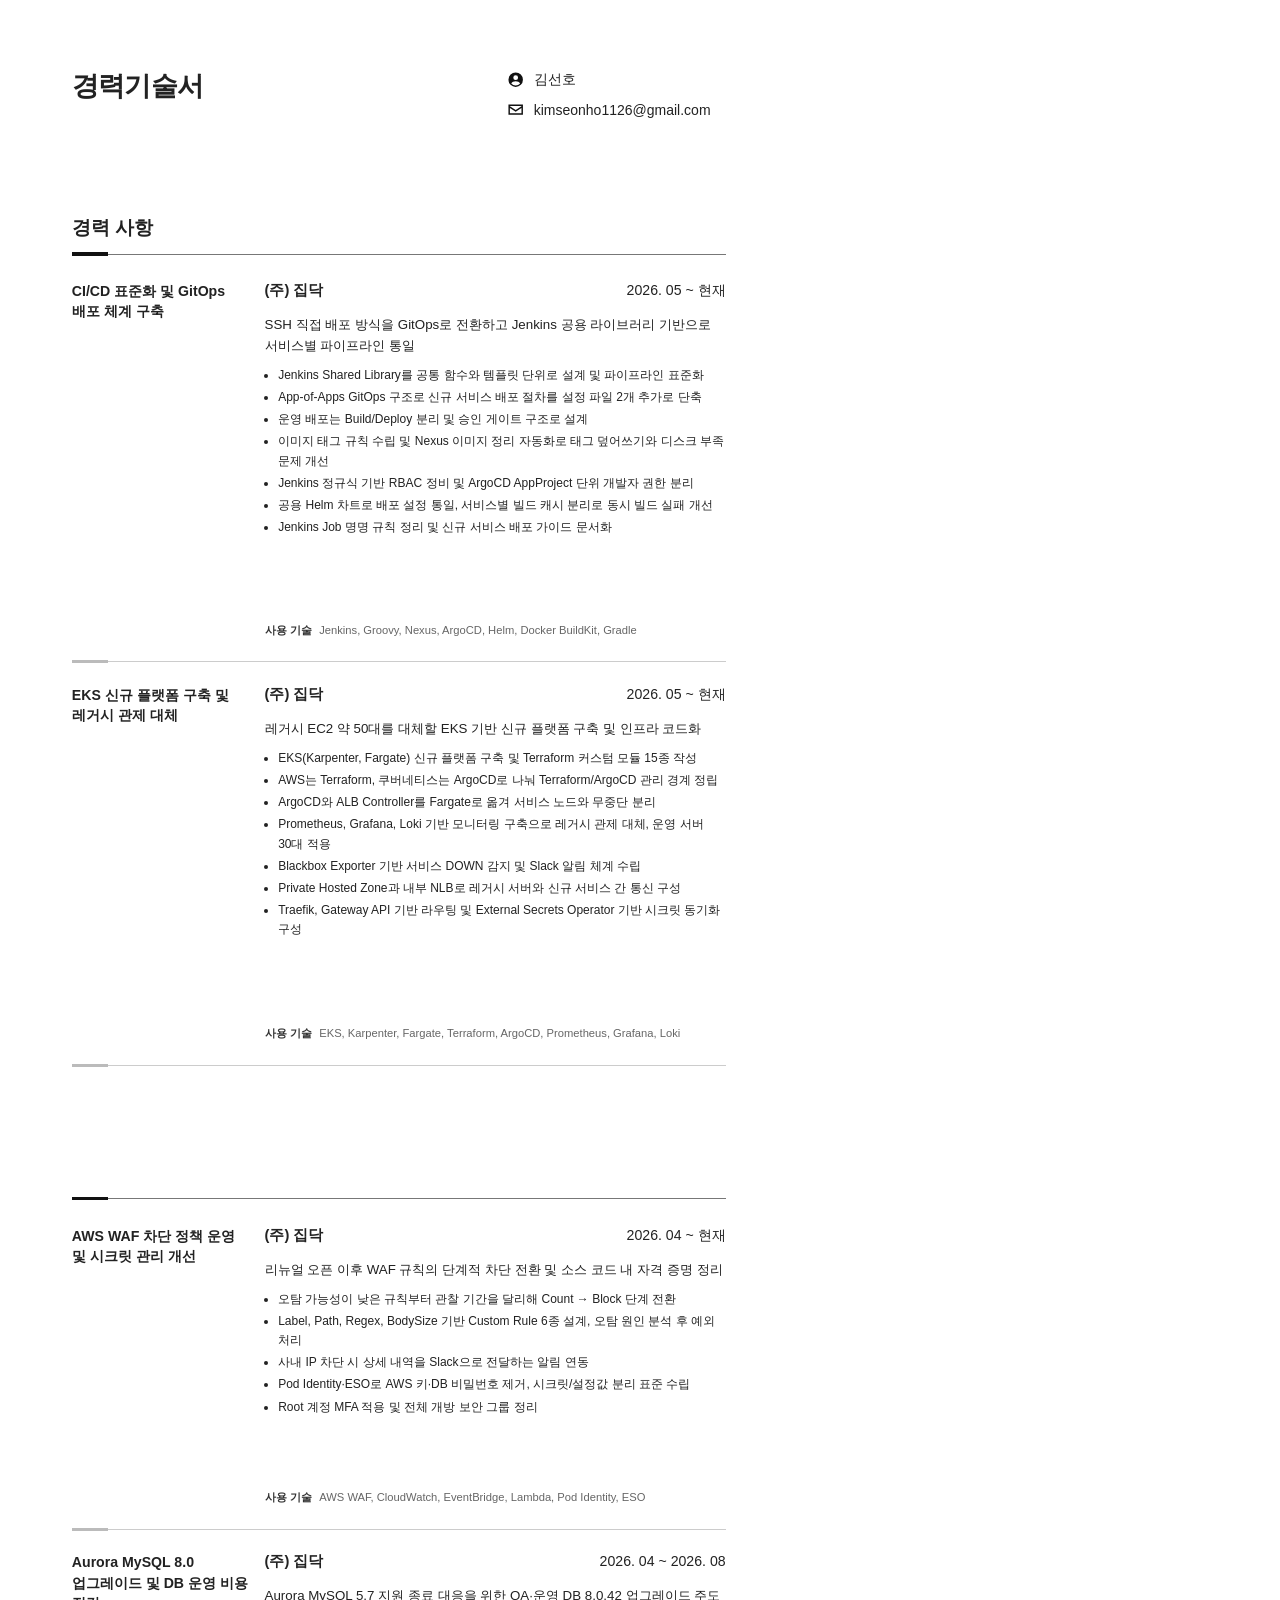
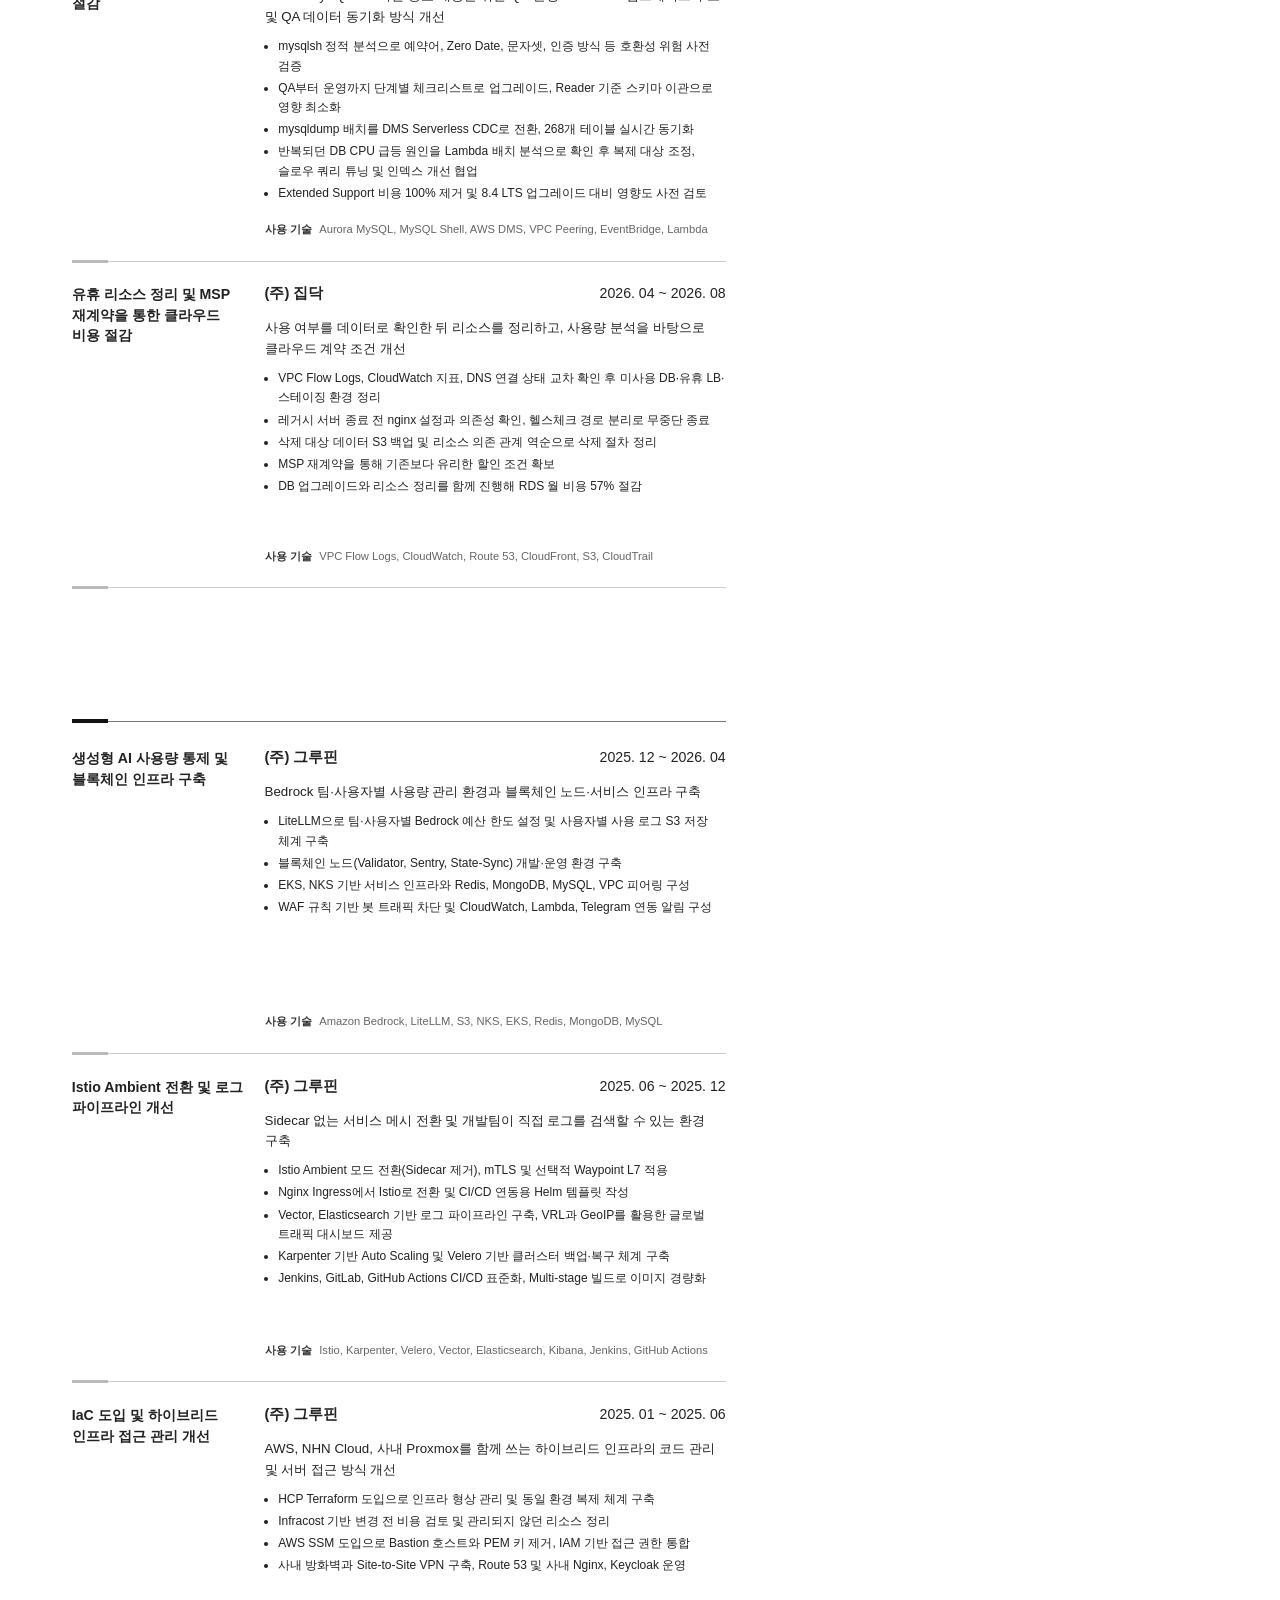
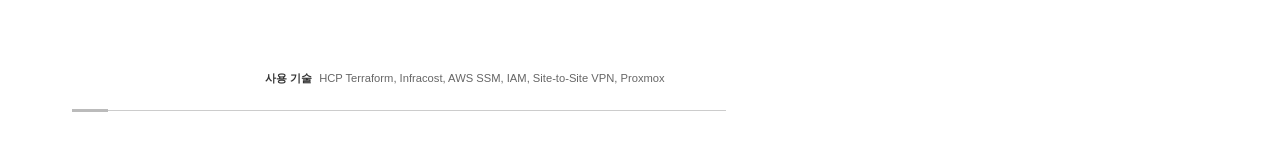
<file: src/career.html>
<!doctype html>
<html lang="ko">
<head>
<meta charset="utf-8">
<title>김선호_경력기술서</title>
<style>
  @page { size: A4; margin: 0; }
  * { box-sizing: border-box; margin: 0; padding: 0; }
  body { font-family: "Helvetica Neue", "Apple SD Gothic Neo", sans-serif; color: #222; word-break: keep-all; }

  .page { width: 210mm; height: 297mm; padding: 17mm 18mm 15mm 19mm; page-break-after: always; overflow: hidden;
          display: flex; flex-direction: column; }
  .page:last-child { page-break-after: auto; }
  /* 프로젝트 블록을 페이지 높이에 맞춰 고르게 배치 */
  .content { flex: 1; display: flex; flex-direction: column; gap: 6mm; }
  .content > .project { flex: 1; }
  .project > div:last-child { display: flex; flex-direction: column; }

  /* 1페이지 헤더 */
  .header { display: flex; justify-content: space-between; align-items: flex-start; height: 40mm; }
  .header h1 { font-size: 20pt; font-weight: 700; letter-spacing: -0.5pt; margin-top: 1mm; }
  .contact { margin-right: 4mm; font-size: 10.5pt; line-height: 1; }
  .contact div { display: flex; align-items: center; height: 8mm; }
  .contact svg { width: 4.6mm; height: 4.6mm; margin-right: 2.6mm; fill: #111; }
  .section-title { font-size: 14pt; font-weight: 700; margin-bottom: 3.2mm; }

  /* 진한 구분선 (섹션 시작 / 2페이지 이후 상단) */
  .rule-dark { position: relative; height: 0; border-top: 1.6px solid #777; margin-bottom: 7mm; flex: none; }
  .rule-dark::before { content: ""; position: absolute; left: 0; top: -2.4px; width: 9.5mm; height: 3.4px; background: #111; }
  .page.cont .rule-dark { margin-top: 3mm; }

  /* 프로젝트 블록 */
  .project { display: grid; grid-template-columns: 51mm 1fr; }
  .project .name { font-size: 10.6pt; font-weight: 700; line-height: 1.45; padding-right: 4mm; }
  .row1 { display: flex; justify-content: space-between; align-items: baseline; }
  .company { font-size: 11pt; font-weight: 700; }
  .period { font-size: 10.6pt; }
  .role { font-size: 10pt; margin-top: 2.2mm; }

  .summary { font-size: 10pt; line-height: 1.55; margin-top: 4mm; }
  .points { font-size: 9pt; line-height: 1.62; margin-top: 1.8mm; padding-left: 3.6mm; }
  .points li { margin: 0.7mm 0; }
  .unused-result { margin-top: 2.2mm; font-size: 9pt; line-height: 1.6; }
  .unused-result strong { font-weight: 700; margin-right: 1.6mm; }
  .stack { margin-top: auto; padding-top: 4mm; font-size: 8.4pt; color: #666; line-height: 1.5; }
  .stack .stack-label { display: inline-block; font-weight: 700; color: #333; margin-right: 2mm; }

  /* 연한 구분선 (프로젝트 사이) */
  .rule-light { position: relative; height: 0; border-top: 1px solid #ccc; }
  .rule-light::before { content: ""; position: absolute; left: 0; top: -2px; width: 9.5mm; height: 3px; background: #bbb; }
</style>
</head>
<body>

<section class="page">
  <div class="header">
    <h1>경력기술서</h1>
    <div class="contact">
      <div><svg viewBox="0 0 24 24"><path d="M12 2a10 10 0 100 20 10 10 0 000-20zm0 4a3.3 3.3 0 110 6.6A3.3 3.3 0 0112 6zm0 14.2a7.9 7.9 0 01-6.1-2.9c.9-2 3.5-3.1 6.1-3.1s5.2 1.1 6.1 3.1a7.9 7.9 0 01-6.1 2.9z"/></svg>김선호</div>
      <div><svg viewBox="0 0 24 24"><path d="M2 5h20v14H2V5zm2 2v.3l8 5.2 8-5.2V7H4zm16 10V9.7l-8 5.2-8-5.2V17h16z"/></svg>kimseonho1126@gmail.com</div>
    </div>
  </div>
  <div class="section-title">경력 사항</div>
  <div class="rule-dark"></div>
  <div class="content">
  <div class="project">
    <div class="name">CI/CD 표준화 및 GitOps 배포 체계 구축</div>
    <div>
      <div class="row1"><span class="company">(주) 집닥</span><span class="period">2026. 05 ~ 현재</span></div>
      <div class="summary">SSH 직접 배포 방식을 GitOps로 전환하고 Jenkins 공용 라이브러리 기반으로 서비스별 파이프라인 통일</div>
      <ul class="points">
        <li>Jenkins Shared Library를 공통 함수와 템플릿 단위로 설계 및 파이프라인 표준화</li>
        <li>App-of-Apps GitOps 구조로 신규 서비스 배포 절차를 설정 파일 2개 추가로 단축</li>
        <li>운영 배포는 Build/Deploy 분리 및 승인 게이트 구조로 설계</li>
        <li>이미지 태그 규칙 수립 및 Nexus 이미지 정리 자동화로 태그 덮어쓰기와 디스크 부족 문제 개선</li>
        <li>Jenkins 정규식 기반 RBAC 정비 및 ArgoCD AppProject 단위 개발자 권한 분리</li>
        <li>공용 Helm 차트로 배포 설정 통일, 서비스별 빌드 캐시 분리로 동시 빌드 실패 개선</li>
        <li>Jenkins Job 명명 규칙 정리 및 신규 서비스 배포 가이드 문서화</li>
      </ul>
      <div class="stack"><span class="stack-label">사용 기술</span>Jenkins, Groovy, Nexus, ArgoCD, Helm, Docker BuildKit, Gradle</div>
    </div>
  </div>
  <div class="rule-light"></div>
  <div class="project">
    <div class="name">EKS 신규 플랫폼 구축 및 레거시 관제 대체</div>
    <div>
      <div class="row1"><span class="company">(주) 집닥</span><span class="period">2026. 05 ~ 현재</span></div>
      <div class="summary">레거시 EC2 약 50대를 대체할 EKS 기반 신규 플랫폼 구축 및 인프라 코드화</div>
      <ul class="points">
        <li>EKS(Karpenter, Fargate) 신규 플랫폼 구축 및 Terraform 커스텀 모듈 15종 작성</li>
        <li>AWS는 Terraform, 쿠버네티스는 ArgoCD로 나눠 Terraform/ArgoCD 관리 경계 정립</li>
        <li>ArgoCD와 ALB Controller를 Fargate로 옮겨 서비스 노드와 무중단 분리</li>
        <li>Prometheus, Grafana, Loki 기반 모니터링 구축으로 레거시 관제 대체, 운영 서버 30대 적용</li>
        <li>Blackbox Exporter 기반 서비스 DOWN 감지 및 Slack 알림 체계 수립</li>
        <li>Private Hosted Zone과 내부 NLB로 레거시 서버와 신규 서비스 간 통신 구성</li>
        <li>Traefik, Gateway API 기반 라우팅 및 External Secrets Operator 기반 시크릿 동기화 구성</li>
      </ul>
      <div class="stack"><span class="stack-label">사용 기술</span>EKS, Karpenter, Fargate, Terraform, ArgoCD, Prometheus, Grafana, Loki</div>
    </div>
  </div>
  <div class="rule-light"></div>
  </div>
</section>

<section class="page cont">
  <div class="rule-dark"></div>
  <div class="content">
  <div class="project">
    <div class="name">AWS WAF 차단 정책 운영 및 시크릿 관리 개선</div>
    <div>
      <div class="row1"><span class="company">(주) 집닥</span><span class="period">2026. 04 ~ 현재</span></div>
      <div class="summary">리뉴얼 오픈 이후 WAF 규칙의 단계적 차단 전환 및 소스 코드 내 자격 증명 정리</div>
      <ul class="points">
        <li>오탐 가능성이 낮은 규칙부터 관찰 기간을 달리해 Count → Block 단계 전환</li>
        <li>Label, Path, Regex, BodySize 기반 Custom Rule 6종 설계, 오탐 원인 분석 후 예외 처리</li>
        <li>사내 IP 차단 시 상세 내역을 Slack으로 전달하는 알림 연동</li>
        <li>Pod Identity·ESO로 AWS 키·DB 비밀번호 제거, 시크릿/설정값 분리 표준 수립</li>
        <li>Root 계정 MFA 적용 및 전체 개방 보안 그룹 정리</li>
      </ul>
      <div class="stack"><span class="stack-label">사용 기술</span>AWS WAF, CloudWatch, EventBridge, Lambda, Pod Identity, ESO</div>
    </div>
  </div>
  <div class="rule-light"></div>
  <div class="project">
    <div class="name">Aurora MySQL 8.0 업그레이드 및 DB 운영 비용 절감</div>
    <div>
      <div class="row1"><span class="company">(주) 집닥</span><span class="period">2026. 04 ~ 2026. 08</span></div>
      <div class="summary">Aurora MySQL 5.7 지원 종료 대응을 위한 QA·운영 DB 8.0.42 업그레이드 주도 및 QA 데이터 동기화 방식 개선</div>
      <ul class="points">
        <li>mysqlsh 정적 분석으로 예약어, Zero Date, 문자셋, 인증 방식 등 호환성 위험 사전 검증</li>
        <li>QA부터 운영까지 단계별 체크리스트로 업그레이드, Reader 기준 스키마 이관으로 영향 최소화</li>
        <li>mysqldump 배치를 DMS Serverless CDC로 전환, 268개 테이블 실시간 동기화</li>
        <li>반복되던 DB CPU 급등 원인을 Lambda 배치 분석으로 확인 후 복제 대상 조정, 슬로우 쿼리 튜닝 및 인덱스 개선 협업</li>
        <li>Extended Support 비용 100% 제거 및 8.4 LTS 업그레이드 대비 영향도 사전 검토</li>
      </ul>
      <div class="stack"><span class="stack-label">사용 기술</span>Aurora MySQL, MySQL Shell, AWS DMS, VPC Peering, EventBridge, Lambda</div>
    </div>
  </div>
  <div class="rule-light"></div>
  <div class="project">
    <div class="name">유휴 리소스 정리 및 MSP 재계약을 통한 클라우드 비용 절감</div>
    <div>
      <div class="row1"><span class="company">(주) 집닥</span><span class="period">2026. 04 ~ 2026. 08</span></div>
      <div class="summary">사용 여부를 데이터로 확인한 뒤 리소스를 정리하고, 사용량 분석을 바탕으로 클라우드 계약 조건 개선</div>
      <ul class="points">
        <li>VPC Flow Logs, CloudWatch 지표, DNS 연결 상태 교차 확인 후 미사용 DB·유휴 LB·스테이징 환경 정리</li>
        <li>레거시 서버 종료 전 nginx 설정과 의존성 확인, 헬스체크 경로 분리로 무중단 종료</li>
        <li>삭제 대상 데이터 S3 백업 및 리소스 의존 관계 역순으로 삭제 절차 정리</li>
        <li>MSP 재계약을 통해 기존보다 유리한 할인 조건 확보</li>
        <li>DB 업그레이드와 리소스 정리를 함께 진행해 RDS 월 비용 57% 절감</li>
      </ul>
      <div class="stack"><span class="stack-label">사용 기술</span>VPC Flow Logs, CloudWatch, Route 53, CloudFront, S3, CloudTrail</div>
    </div>
  </div>
  <div class="rule-light"></div>
  </div>
</section>

<section class="page cont">
  <div class="rule-dark"></div>
  <div class="content">
  <div class="project">
    <div class="name">생성형 AI 사용량 통제 및 블록체인 인프라 구축</div>
    <div>
      <div class="row1"><span class="company">(주) 그루핀</span><span class="period">2025. 12 ~ 2026. 04</span></div>
      <div class="summary">Bedrock 팀·사용자별 사용량 관리 환경과 블록체인 노드·서비스 인프라 구축</div>
      <ul class="points">
        <li>LiteLLM으로 팀·사용자별 Bedrock 예산 한도 설정 및 사용자별 사용 로그 S3 저장 체계 구축</li>
        <li>블록체인 노드(Validator, Sentry, State-Sync) 개발·운영 환경 구축</li>
        <li>EKS, NKS 기반 서비스 인프라와 Redis, MongoDB, MySQL, VPC 피어링 구성</li>
        <li>WAF 규칙 기반 봇 트래픽 차단 및 CloudWatch, Lambda, Telegram 연동 알림 구성</li>
      </ul>
      <div class="stack"><span class="stack-label">사용 기술</span>Amazon Bedrock, LiteLLM, S3, NKS, EKS, Redis, MongoDB, MySQL</div>
    </div>
  </div>
  <div class="rule-light"></div>
  <div class="project">
    <div class="name">Istio Ambient 전환 및 로그 파이프라인 개선</div>
    <div>
      <div class="row1"><span class="company">(주) 그루핀</span><span class="period">2025. 06 ~ 2025. 12</span></div>
      <div class="summary">Sidecar 없는 서비스 메시 전환 및 개발팀이 직접 로그를 검색할 수 있는 환경 구축</div>
      <ul class="points">
        <li>Istio Ambient 모드 전환(Sidecar 제거), mTLS 및 선택적 Waypoint L7 적용</li>
        <li>Nginx Ingress에서 Istio로 전환 및 CI/CD 연동용 Helm 템플릿 작성</li>
        <li>Vector, Elasticsearch 기반 로그 파이프라인 구축, VRL과 GeoIP를 활용한 글로벌 트래픽 대시보드 제공</li>
        <li>Karpenter 기반 Auto Scaling 및 Velero 기반 클러스터 백업·복구 체계 구축</li>
        <li>Jenkins, GitLab, GitHub Actions CI/CD 표준화, Multi-stage 빌드로 이미지 경량화</li>
      </ul>
      <div class="stack"><span class="stack-label">사용 기술</span>Istio, Karpenter, Velero, Vector, Elasticsearch, Kibana, Jenkins, GitHub Actions</div>
    </div>
  </div>
  <div class="rule-light"></div>
  <div class="project">
    <div class="name">IaC 도입 및 하이브리드 인프라 접근 관리 개선</div>
    <div>
      <div class="row1"><span class="company">(주) 그루핀</span><span class="period">2025. 01 ~ 2025. 06</span></div>
      <div class="summary">AWS, NHN Cloud, 사내 Proxmox를 함께 쓰는 하이브리드 인프라의 코드 관리 및 서버 접근 방식 개선</div>
      <ul class="points">
        <li>HCP Terraform 도입으로 인프라 형상 관리 및 동일 환경 복제 체계 구축</li>
        <li>Infracost 기반 변경 전 비용 검토 및 관리되지 않던 리소스 정리</li>
        <li>AWS SSM 도입으로 Bastion 호스트와 PEM 키 제거, IAM 기반 접근 권한 통합</li>
        <li>사내 방화벽과 Site-to-Site VPN 구축, Route 53 및 사내 Nginx, Keycloak 운영</li>
      </ul>
      <div class="stack"><span class="stack-label">사용 기술</span>HCP Terraform, Infracost, AWS SSM, IAM, Site-to-Site VPN, Proxmox</div>
    </div>
  </div>
  <div class="rule-light"></div>
  </div>
</section>

</body>
</html>
</file>
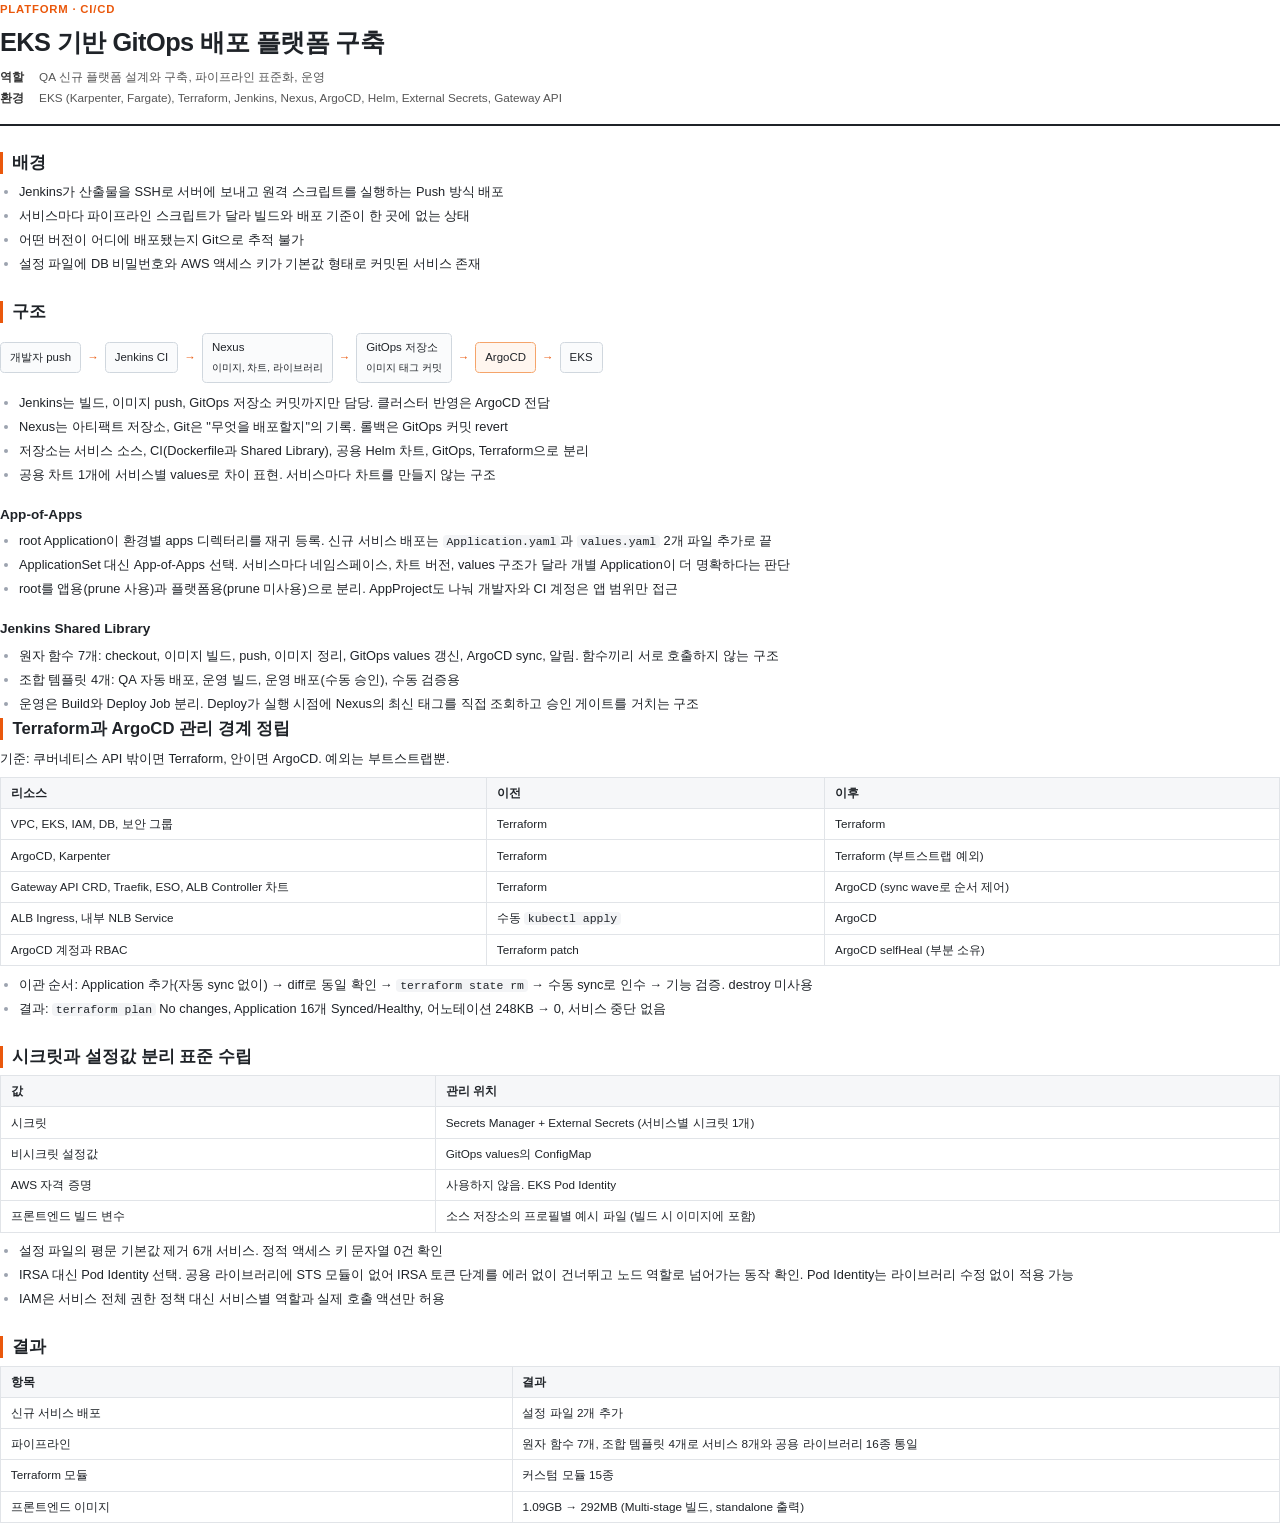
<file: src/gitops-platform.html>
<!doctype html>
<html lang="ko">
<head>
<meta charset="utf-8">
<title>GitOps 배포 플랫폼 구축</title>
<link rel="stylesheet" href="doc.css">
</head>
<body>

<header>
  <div class="kind">PLATFORM · CI/CD</div>
  <h1>EKS 기반 GitOps 배포 플랫폼 구축</h1>
  <dl>
    <dt>역할</dt><dd>QA 신규 플랫폼 설계와 구축, 파이프라인 표준화, 운영</dd>
    <dt>환경</dt><dd>EKS (Karpenter, Fargate), Terraform, Jenkins, Nexus, ArgoCD, Helm, External Secrets, Gateway API</dd>
  </dl>
</header>

<h2>배경</h2>
<ul>
  <li>Jenkins가 산출물을 SSH로 서버에 보내고 원격 스크립트를 실행하는 Push 방식 배포</li>
  <li>서비스마다 파이프라인 스크립트가 달라 빌드와 배포 기준이 한 곳에 없는 상태</li>
  <li>어떤 버전이 어디에 배포됐는지 Git으로 추적 불가</li>
  <li>설정 파일에 DB 비밀번호와 AWS 액세스 키가 기본값 형태로 커밋된 서비스 존재</li>
</ul>

<h2>구조</h2>
<div class="flow">
  <span>개발자 push</span><i>→</i><span>Jenkins CI</span><i>→</i><span>Nexus<br><small>이미지, 차트, 라이브러리</small></span><i>→</i><span>GitOps 저장소<br><small>이미지 태그 커밋</small></span><i>→</i><span class="hl">ArgoCD</span><i>→</i><span>EKS</span>
</div>
<ul>
  <li>Jenkins는 빌드, 이미지 push, GitOps 저장소 커밋까지만 담당. 클러스터 반영은 ArgoCD 전담</li>
  <li>Nexus는 아티팩트 저장소, Git은 "무엇을 배포할지"의 기록. 롤백은 GitOps 커밋 revert</li>
  <li>저장소는 서비스 소스, CI(Dockerfile과 Shared Library), 공용 Helm 차트, GitOps, Terraform으로 분리</li>
  <li>공용 차트 1개에 서비스별 values로 차이 표현. 서비스마다 차트를 만들지 않는 구조</li>
</ul>

<h3>App-of-Apps</h3>
<ul>
  <li>root Application이 환경별 apps 디렉터리를 재귀 등록. 신규 서비스 배포는 <code>Application.yaml</code>과 <code>values.yaml</code> 2개 파일 추가로 끝</li>
  <li>ApplicationSet 대신 App-of-Apps 선택. 서비스마다 네임스페이스, 차트 버전, values 구조가 달라 개별 Application이 더 명확하다는 판단</li>
  <li>root를 앱용(prune 사용)과 플랫폼용(prune 미사용)으로 분리. AppProject도 나눠 개발자와 CI 계정은 앱 범위만 접근</li>
</ul>

<h3>Jenkins Shared Library</h3>
<ul>
  <li>원자 함수 7개: checkout, 이미지 빌드, push, 이미지 정리, GitOps values 갱신, ArgoCD sync, 알림. 함수끼리 서로 호출하지 않는 구조</li>
  <li>조합 템플릿 4개: QA 자동 배포, 운영 빌드, 운영 배포(수동 승인), 수동 검증용</li>
  <li>운영은 Build와 Deploy Job 분리. Deploy가 실행 시점에 Nexus의 최신 태그를 직접 조회하고 승인 게이트를 거치는 구조</li>
</ul>

<h2 class="pb">Terraform과 ArgoCD 관리 경계 정립</h2>
<p>기준: 쿠버네티스 API 밖이면 Terraform, 안이면 ArgoCD. 예외는 부트스트랩뿐.</p>
<table>
  <tr><th style="width:38%">리소스</th><th>이전</th><th>이후</th></tr>
  <tr><td>VPC, EKS, IAM, DB, 보안 그룹</td><td>Terraform</td><td>Terraform</td></tr>
  <tr><td>ArgoCD, Karpenter</td><td>Terraform</td><td>Terraform (부트스트랩 예외)</td></tr>
  <tr><td>Gateway API CRD, Traefik, ESO, ALB Controller 차트</td><td>Terraform</td><td>ArgoCD (sync wave로 순서 제어)</td></tr>
  <tr><td>ALB Ingress, 내부 NLB Service</td><td>수동 <code>kubectl apply</code></td><td>ArgoCD</td></tr>
  <tr><td>ArgoCD 계정과 RBAC</td><td>Terraform patch</td><td>ArgoCD selfHeal (부분 소유)</td></tr>
</table>
<ul>
  <li>이관 순서: Application 추가(자동 sync 없이) → diff로 동일 확인 → <code>terraform state rm</code> → 수동 sync로 인수 → 기능 검증. destroy 미사용</li>
  <li>결과: <code>terraform plan</code> No changes, Application 16개 Synced/Healthy, 어노테이션 248KB → 0, 서비스 중단 없음</li>
</ul>

<h2>시크릿과 설정값 분리 표준 수립</h2>
<table>
  <tr><th style="width:34%">값</th><th>관리 위치</th></tr>
  <tr><td>시크릿</td><td>Secrets Manager + External Secrets (서비스별 시크릿 1개)</td></tr>
  <tr><td>비시크릿 설정값</td><td>GitOps values의 ConfigMap</td></tr>
  <tr><td>AWS 자격 증명</td><td>사용하지 않음. EKS Pod Identity</td></tr>
  <tr><td>프론트엔드 빌드 변수</td><td>소스 저장소의 프로필별 예시 파일 (빌드 시 이미지에 포함)</td></tr>
</table>
<ul>
  <li>설정 파일의 평문 기본값 제거 6개 서비스. 정적 액세스 키 문자열 0건 확인</li>
  <li>IRSA 대신 Pod Identity 선택. 공용 라이브러리에 STS 모듈이 없어 IRSA 토큰 단계를 에러 없이 건너뛰고 노드 역할로 넘어가는 동작 확인. Pod Identity는 라이브러리 수정 없이 적용 가능</li>
  <li>IAM은 서비스 전체 권한 정책 대신 서비스별 역할과 실제 호출 액션만 허용</li>
</ul>

<h2>결과</h2>
<table>
  <tr><th style="width:40%">항목</th><th>결과</th></tr>
  <tr><td>신규 서비스 배포</td><td>설정 파일 2개 추가</td></tr>
  <tr><td>파이프라인</td><td>원자 함수 7개, 조합 템플릿 4개로 서비스 8개와 공용 라이브러리 16종 통일</td></tr>
  <tr><td>Terraform 모듈</td><td>커스텀 모듈 15종</td></tr>
  <tr><td>프론트엔드 이미지</td><td>1.09GB → 292MB (Multi-stage 빌드, standalone 출력)</td></tr>
</table>

</body>
</html>
</file>
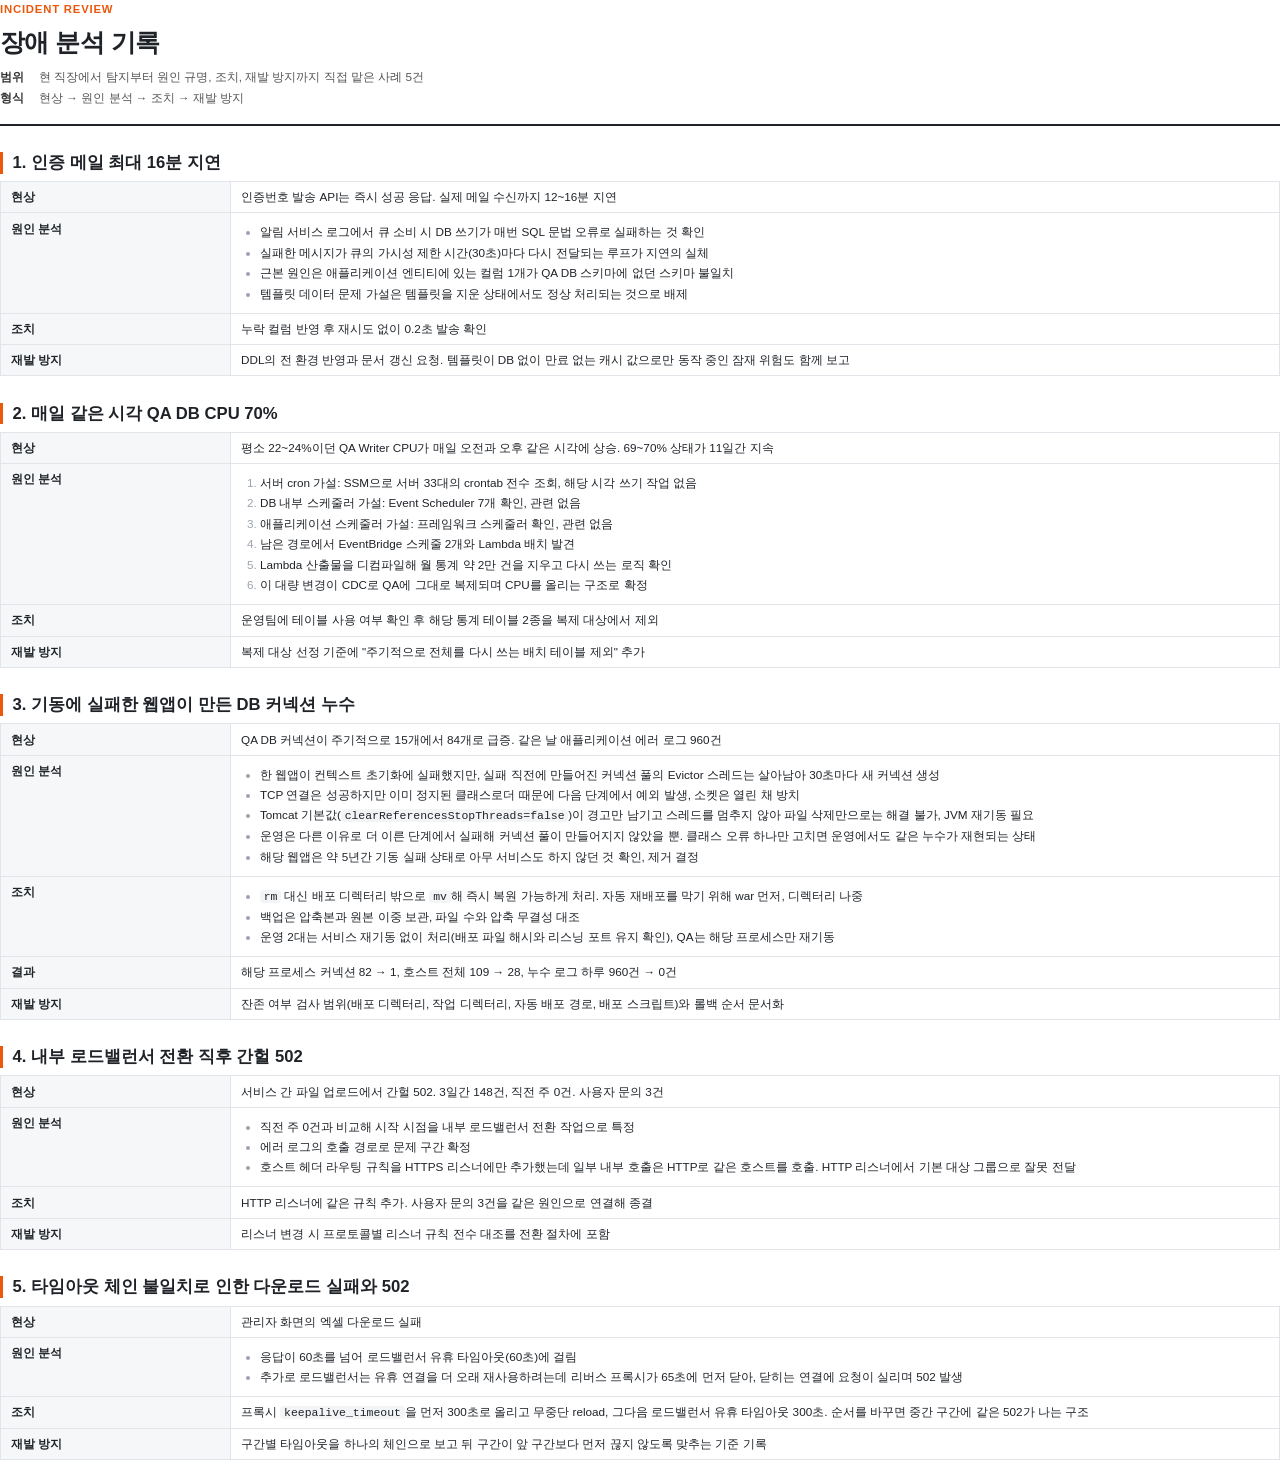
<file: src/incidents.html>
<!doctype html>
<html lang="ko">
<head>
<meta charset="utf-8">
<title>장애 분석 기록</title>
<link rel="stylesheet" href="doc.css">
<style>
  .case { break-inside: auto; }
  .case table th { width: 18%; }
</style>
</head>
<body>

<header>
  <div class="kind">INCIDENT REVIEW</div>
  <h1>장애 분석 기록</h1>
  <dl>
    <dt>범위</dt><dd>현 직장에서 탐지부터 원인 규명, 조치, 재발 방지까지 직접 맡은 사례 5건</dd>
    <dt>형식</dt><dd>현상 → 원인 분석 → 조치 → 재발 방지</dd>
  </dl>
</header>

<div class="case">
<h2>1. 인증 메일 최대 16분 지연</h2>
<table>
  <tr><th>현상</th><td>인증번호 발송 API는 즉시 성공 응답. 실제 메일 수신까지 12~16분 지연</td></tr>
  <tr><th>원인 분석</th><td>
    <ul>
      <li>알림 서비스 로그에서 큐 소비 시 DB 쓰기가 매번 SQL 문법 오류로 실패하는 것 확인</li>
      <li>실패한 메시지가 큐의 가시성 제한 시간(30초)마다 다시 전달되는 루프가 지연의 실체</li>
      <li>근본 원인은 애플리케이션 엔티티에 있는 컬럼 1개가 QA DB 스키마에 없던 스키마 불일치</li>
      <li>템플릿 데이터 문제 가설은 템플릿을 지운 상태에서도 정상 처리되는 것으로 배제</li>
    </ul>
  </td></tr>
  <tr><th>조치</th><td>누락 컬럼 반영 후 재시도 없이 0.2초 발송 확인</td></tr>
  <tr><th>재발 방지</th><td>DDL의 전 환경 반영과 문서 갱신 요청. 템플릿이 DB 없이 만료 없는 캐시 값으로만 동작 중인 잠재 위험도 함께 보고</td></tr>
</table>
</div>

<div class="case">
<h2>2. 매일 같은 시각 QA DB CPU 70%</h2>
<table>
  <tr><th>현상</th><td>평소 22~24%이던 QA Writer CPU가 매일 오전과 오후 같은 시각에 상승. 69~70% 상태가 11일간 지속</td></tr>
  <tr><th>원인 분석</th><td>
    <ol>
      <li>서버 cron 가설: SSM으로 서버 33대의 crontab 전수 조회, 해당 시각 쓰기 작업 없음</li>
      <li>DB 내부 스케줄러 가설: Event Scheduler 7개 확인, 관련 없음</li>
      <li>애플리케이션 스케줄러 가설: 프레임워크 스케줄러 확인, 관련 없음</li>
      <li>남은 경로에서 EventBridge 스케줄 2개와 Lambda 배치 발견</li>
      <li>Lambda 산출물을 디컴파일해 월 통계 약 2만 건을 지우고 다시 쓰는 로직 확인</li>
      <li>이 대량 변경이 CDC로 QA에 그대로 복제되며 CPU를 올리는 구조로 확정</li>
    </ol>
  </td></tr>
  <tr><th>조치</th><td>운영팀에 테이블 사용 여부 확인 후 해당 통계 테이블 2종을 복제 대상에서 제외</td></tr>
  <tr><th>재발 방지</th><td>복제 대상 선정 기준에 "주기적으로 전체를 다시 쓰는 배치 테이블 제외" 추가</td></tr>
</table>
</div>

<div class="case">
<h2>3. 기동에 실패한 웹앱이 만든 DB 커넥션 누수</h2>
<table>
  <tr><th>현상</th><td>QA DB 커넥션이 주기적으로 15개에서 84개로 급증. 같은 날 애플리케이션 에러 로그 960건</td></tr>
  <tr><th>원인 분석</th><td>
    <ul>
      <li>한 웹앱이 컨텍스트 초기화에 실패했지만, 실패 직전에 만들어진 커넥션 풀의 Evictor 스레드는 살아남아 30초마다 새 커넥션 생성</li>
      <li>TCP 연결은 성공하지만 이미 정지된 클래스로더 때문에 다음 단계에서 예외 발생, 소켓은 열린 채 방치</li>
      <li>Tomcat 기본값(<code>clearReferencesStopThreads=false</code>)이 경고만 남기고 스레드를 멈추지 않아 파일 삭제만으로는 해결 불가, JVM 재기동 필요</li>
      <li>운영은 다른 이유로 더 이른 단계에서 실패해 커넥션 풀이 만들어지지 않았을 뿐. 클래스 오류 하나만 고치면 운영에서도 같은 누수가 재현되는 상태</li>
      <li>해당 웹앱은 약 5년간 기동 실패 상태로 아무 서비스도 하지 않던 것 확인, 제거 결정</li>
    </ul>
  </td></tr>
  <tr><th>조치</th><td>
    <ul>
      <li><code>rm</code> 대신 배포 디렉터리 밖으로 <code>mv</code>해 즉시 복원 가능하게 처리. 자동 재배포를 막기 위해 war 먼저, 디렉터리 나중</li>
      <li>백업은 압축본과 원본 이중 보관, 파일 수와 압축 무결성 대조</li>
      <li>운영 2대는 서비스 재기동 없이 처리(배포 파일 해시와 리스닝 포트 유지 확인), QA는 해당 프로세스만 재기동</li>
    </ul>
  </td></tr>
  <tr><th>결과</th><td>해당 프로세스 커넥션 82 → 1, 호스트 전체 109 → 28, 누수 로그 하루 960건 → 0건</td></tr>
  <tr><th>재발 방지</th><td>잔존 여부 검사 범위(배포 디렉터리, 작업 디렉터리, 자동 배포 경로, 배포 스크립트)와 롤백 순서 문서화</td></tr>
</table>
</div>

<div class="case">
<h2>4. 내부 로드밸런서 전환 직후 간헐 502</h2>
<table>
  <tr><th>현상</th><td>서비스 간 파일 업로드에서 간헐 502. 3일간 148건, 직전 주 0건. 사용자 문의 3건</td></tr>
  <tr><th>원인 분석</th><td>
    <ul>
      <li>직전 주 0건과 비교해 시작 시점을 내부 로드밸런서 전환 작업으로 특정</li>
      <li>에러 로그의 호출 경로로 문제 구간 확정</li>
      <li>호스트 헤더 라우팅 규칙을 HTTPS 리스너에만 추가했는데 일부 내부 호출은 HTTP로 같은 호스트를 호출. HTTP 리스너에서 기본 대상 그룹으로 잘못 전달</li>
    </ul>
  </td></tr>
  <tr><th>조치</th><td>HTTP 리스너에 같은 규칙 추가. 사용자 문의 3건을 같은 원인으로 연결해 종결</td></tr>
  <tr><th>재발 방지</th><td>리스너 변경 시 프로토콜별 리스너 규칙 전수 대조를 전환 절차에 포함</td></tr>
</table>
</div>

<div class="case">
<h2>5. 타임아웃 체인 불일치로 인한 다운로드 실패와 502</h2>
<table>
  <tr><th>현상</th><td>관리자 화면의 엑셀 다운로드 실패</td></tr>
  <tr><th>원인 분석</th><td>
    <ul>
      <li>응답이 60초를 넘어 로드밸런서 유휴 타임아웃(60초)에 걸림</li>
      <li>추가로 로드밸런서는 유휴 연결을 더 오래 재사용하려는데 리버스 프록시가 65초에 먼저 닫아, 닫히는 연결에 요청이 실리며 502 발생</li>
    </ul>
  </td></tr>
  <tr><th>조치</th><td>프록시 <code>keepalive_timeout</code>을 먼저 300초로 올리고 무중단 reload, 그다음 로드밸런서 유휴 타임아웃 300초. 순서를 바꾸면 중간 구간에 같은 502가 나는 구조</td></tr>
  <tr><th>재발 방지</th><td>구간별 타임아웃을 하나의 체인으로 보고 뒤 구간이 앞 구간보다 먼저 끊지 않도록 맞추는 기준 기록</td></tr>
</table>
</div>

</body>
</html>
</file>
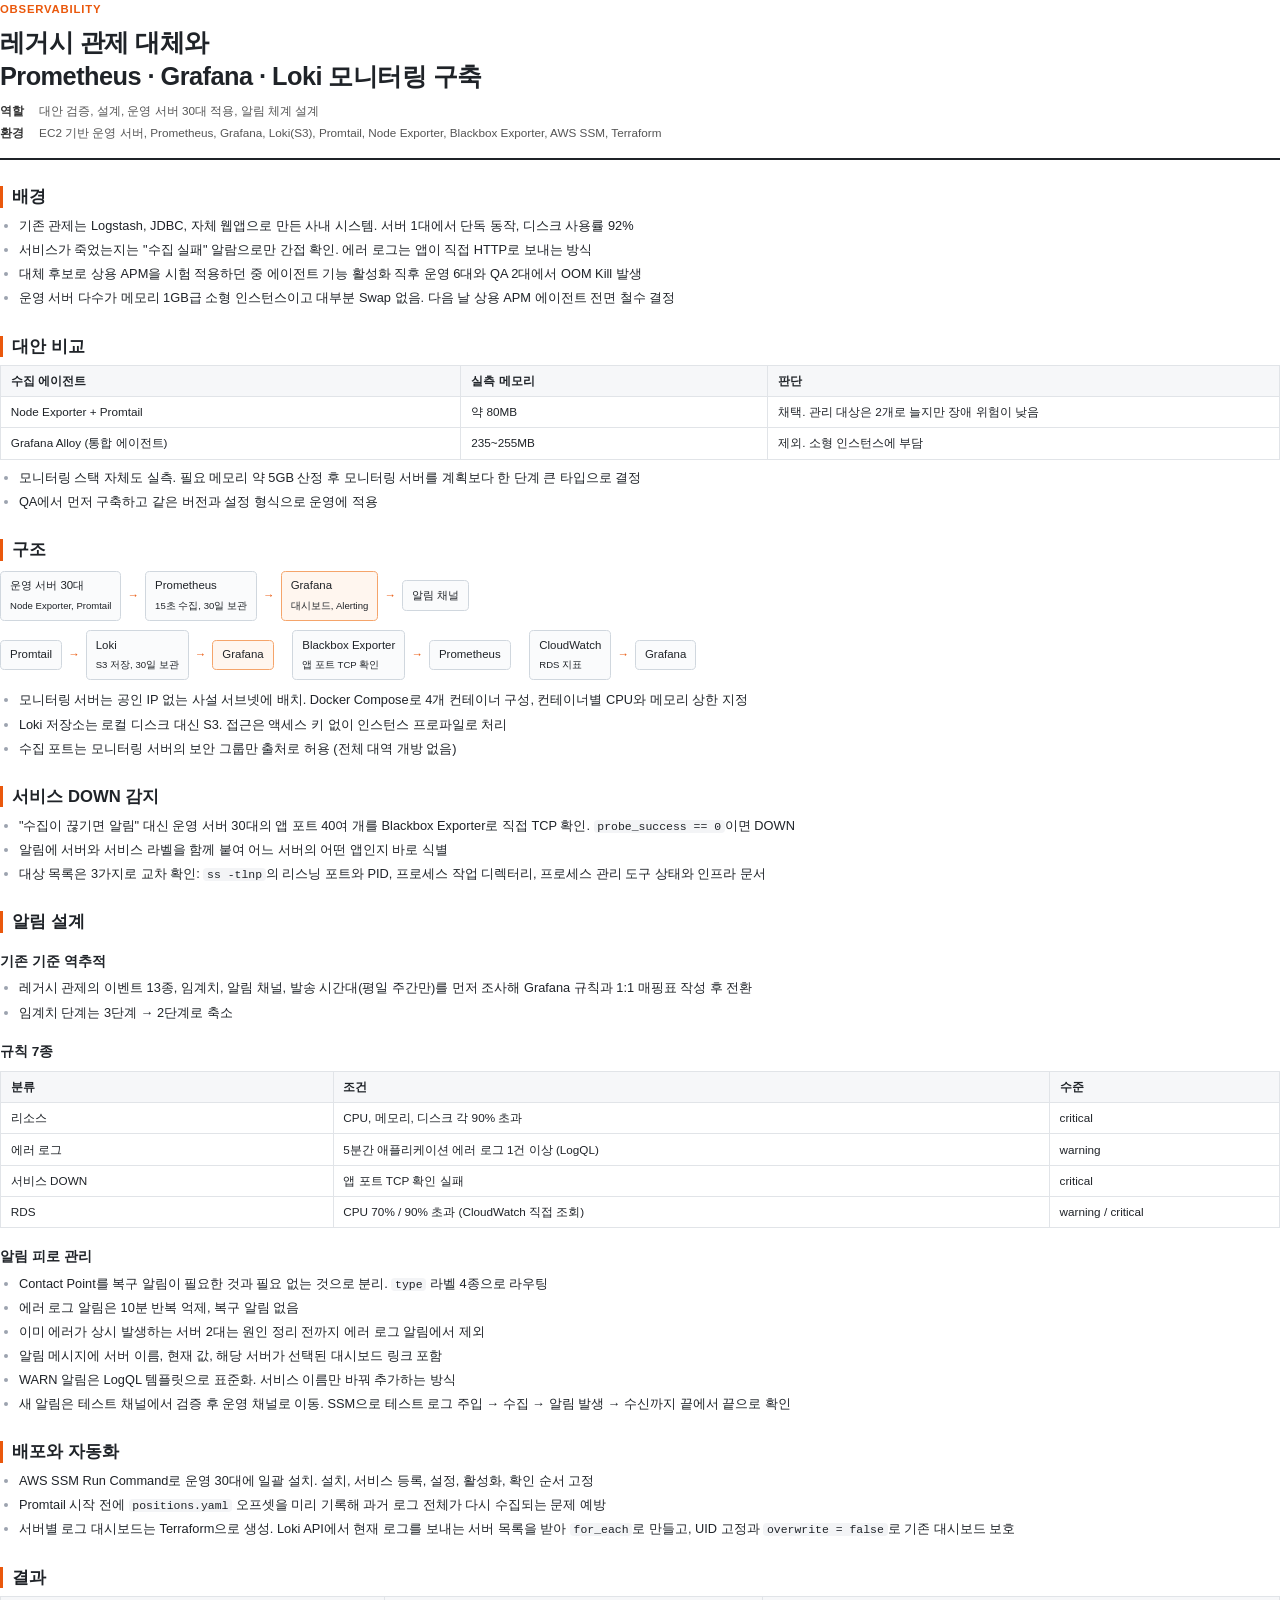
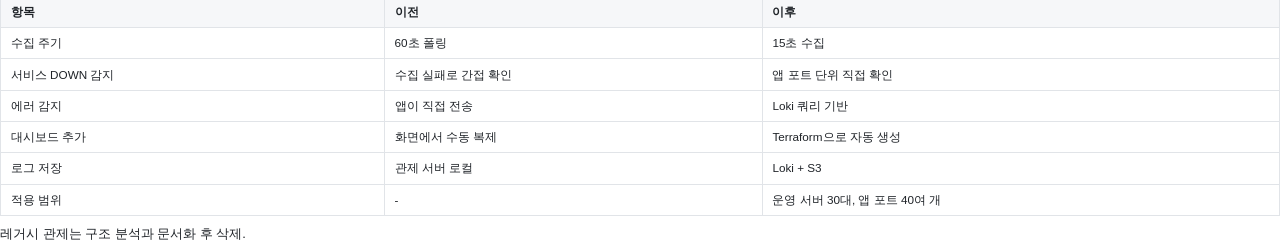
<file: src/monitoring.html>
<!doctype html>
<html lang="ko">
<head>
<meta charset="utf-8">
<title>모니터링 체계 재구축</title>
<link rel="stylesheet" href="doc.css">
</head>
<body>

<header>
  <div class="kind">OBSERVABILITY</div>
  <h1>레거시 관제 대체와<br>Prometheus · Grafana · Loki 모니터링 구축</h1>
  <dl>
    <dt>역할</dt><dd>대안 검증, 설계, 운영 서버 30대 적용, 알림 체계 설계</dd>
    <dt>환경</dt><dd>EC2 기반 운영 서버, Prometheus, Grafana, Loki(S3), Promtail, Node Exporter, Blackbox Exporter, AWS SSM, Terraform</dd>
  </dl>
</header>

<h2>배경</h2>
<ul>
  <li>기존 관제는 Logstash, JDBC, 자체 웹앱으로 만든 사내 시스템. 서버 1대에서 단독 동작, 디스크 사용률 92%</li>
  <li>서비스가 죽었는지는 "수집 실패" 알람으로만 간접 확인. 에러 로그는 앱이 직접 HTTP로 보내는 방식</li>
  <li>대체 후보로 상용 APM을 시험 적용하던 중 에이전트 기능 활성화 직후 운영 6대와 QA 2대에서 OOM Kill 발생</li>
  <li>운영 서버 다수가 메모리 1GB급 소형 인스턴스이고 대부분 Swap 없음. 다음 날 상용 APM 에이전트 전면 철수 결정</li>
</ul>

<h2>대안 비교</h2>
<table>
  <tr><th style="width:36%">수집 에이전트</th><th style="width:24%">실측 메모리</th><th>판단</th></tr>
  <tr><td>Node Exporter + Promtail</td><td class="num">약 80MB</td><td>채택. 관리 대상은 2개로 늘지만 장애 위험이 낮음</td></tr>
  <tr><td>Grafana Alloy (통합 에이전트)</td><td class="num">235~255MB</td><td>제외. 소형 인스턴스에 부담</td></tr>
</table>
<ul>
  <li>모니터링 스택 자체도 실측. 필요 메모리 약 5GB 산정 후 모니터링 서버를 계획보다 한 단계 큰 타입으로 결정</li>
  <li>QA에서 먼저 구축하고 같은 버전과 설정 형식으로 운영에 적용</li>
</ul>

<h2>구조</h2>
<div class="flow">
  <span>운영 서버 30대<br><small>Node Exporter, Promtail</small></span><i>→</i><span>Prometheus<br><small>15초 수집, 30일 보관</small></span><i>→</i><span class="hl">Grafana<br><small>대시보드, Alerting</small></span><i>→</i><span>알림 채널</span>
</div>
<div class="flow">
  <span>Promtail</span><i>→</i><span>Loki<br><small>S3 저장, 30일 보관</small></span><i>→</i><span class="hl">Grafana</span>
  &nbsp;&nbsp;
  <span>Blackbox Exporter<br><small>앱 포트 TCP 확인</small></span><i>→</i><span>Prometheus</span>
  &nbsp;&nbsp;
  <span>CloudWatch<br><small>RDS 지표</small></span><i>→</i><span>Grafana</span>
</div>
<ul>
  <li>모니터링 서버는 공인 IP 없는 사설 서브넷에 배치. Docker Compose로 4개 컨테이너 구성, 컨테이너별 CPU와 메모리 상한 지정</li>
  <li>Loki 저장소는 로컬 디스크 대신 S3. 접근은 액세스 키 없이 인스턴스 프로파일로 처리</li>
  <li>수집 포트는 모니터링 서버의 보안 그룹만 출처로 허용 (전체 대역 개방 없음)</li>
</ul>

<h2>서비스 DOWN 감지</h2>
<ul>
  <li>"수집이 끊기면 알림" 대신 운영 서버 30대의 앱 포트 40여 개를 Blackbox Exporter로 직접 TCP 확인. <code>probe_success == 0</code>이면 DOWN</li>
  <li>알림에 서버와 서비스 라벨을 함께 붙여 어느 서버의 어떤 앱인지 바로 식별</li>
  <li>대상 목록은 3가지로 교차 확인: <code>ss -tlnp</code>의 리스닝 포트와 PID, 프로세스 작업 디렉터리, 프로세스 관리 도구 상태와 인프라 문서</li>
</ul>

<h2>알림 설계</h2>
<h3>기존 기준 역추적</h3>
<ul>
  <li>레거시 관제의 이벤트 13종, 임계치, 알림 채널, 발송 시간대(평일 주간만)를 먼저 조사해 Grafana 규칙과 1:1 매핑표 작성 후 전환</li>
  <li>임계치 단계는 3단계 → 2단계로 축소</li>
</ul>
<h3>규칙 7종</h3>
<table>
  <tr><th style="width:26%">분류</th><th>조건</th><th style="width:18%">수준</th></tr>
  <tr><td>리소스</td><td>CPU, 메모리, 디스크 각 90% 초과</td><td>critical</td></tr>
  <tr><td>에러 로그</td><td>5분간 애플리케이션 에러 로그 1건 이상 (LogQL)</td><td>warning</td></tr>
  <tr><td>서비스 DOWN</td><td>앱 포트 TCP 확인 실패</td><td>critical</td></tr>
  <tr><td>RDS</td><td>CPU 70% / 90% 초과 (CloudWatch 직접 조회)</td><td>warning / critical</td></tr>
</table>
<h3>알림 피로 관리</h3>
<ul>
  <li>Contact Point를 복구 알림이 필요한 것과 필요 없는 것으로 분리. <code>type</code> 라벨 4종으로 라우팅</li>
  <li>에러 로그 알림은 10분 반복 억제, 복구 알림 없음</li>
  <li>이미 에러가 상시 발생하는 서버 2대는 원인 정리 전까지 에러 로그 알림에서 제외</li>
  <li>알림 메시지에 서버 이름, 현재 값, 해당 서버가 선택된 대시보드 링크 포함</li>
  <li>WARN 알림은 LogQL 템플릿으로 표준화. 서비스 이름만 바꿔 추가하는 방식</li>
  <li>새 알림은 테스트 채널에서 검증 후 운영 채널로 이동. SSM으로 테스트 로그 주입 → 수집 → 알림 발생 → 수신까지 끝에서 끝으로 확인</li>
</ul>

<h2>배포와 자동화</h2>
<ul>
  <li>AWS SSM Run Command로 운영 30대에 일괄 설치. 설치, 서비스 등록, 설정, 활성화, 확인 순서 고정</li>
  <li>Promtail 시작 전에 <code>positions.yaml</code> 오프셋을 미리 기록해 과거 로그 전체가 다시 수집되는 문제 예방</li>
  <li>서버별 로그 대시보드는 Terraform으로 생성. Loki API에서 현재 로그를 보내는 서버 목록을 받아 <code>for_each</code>로 만들고, UID 고정과 <code>overwrite = false</code>로 기존 대시보드 보호</li>
</ul>

<h2>결과</h2>
<table>
  <tr><th style="width:30%">항목</th><th>이전</th><th>이후</th></tr>
  <tr><td>수집 주기</td><td>60초 폴링</td><td>15초 수집</td></tr>
  <tr><td>서비스 DOWN 감지</td><td>수집 실패로 간접 확인</td><td>앱 포트 단위 직접 확인</td></tr>
  <tr><td>에러 감지</td><td>앱이 직접 전송</td><td>Loki 쿼리 기반</td></tr>
  <tr><td>대시보드 추가</td><td>화면에서 수동 복제</td><td>Terraform으로 자동 생성</td></tr>
  <tr><td>로그 저장</td><td>관제 서버 로컬</td><td>Loki + S3</td></tr>
  <tr><td>적용 범위</td><td>-</td><td>운영 서버 30대, 앱 포트 40여 개</td></tr>
</table>
<p>레거시 관제는 구조 분석과 문서화 후 삭제.</p>

</body>
</html>
</file>
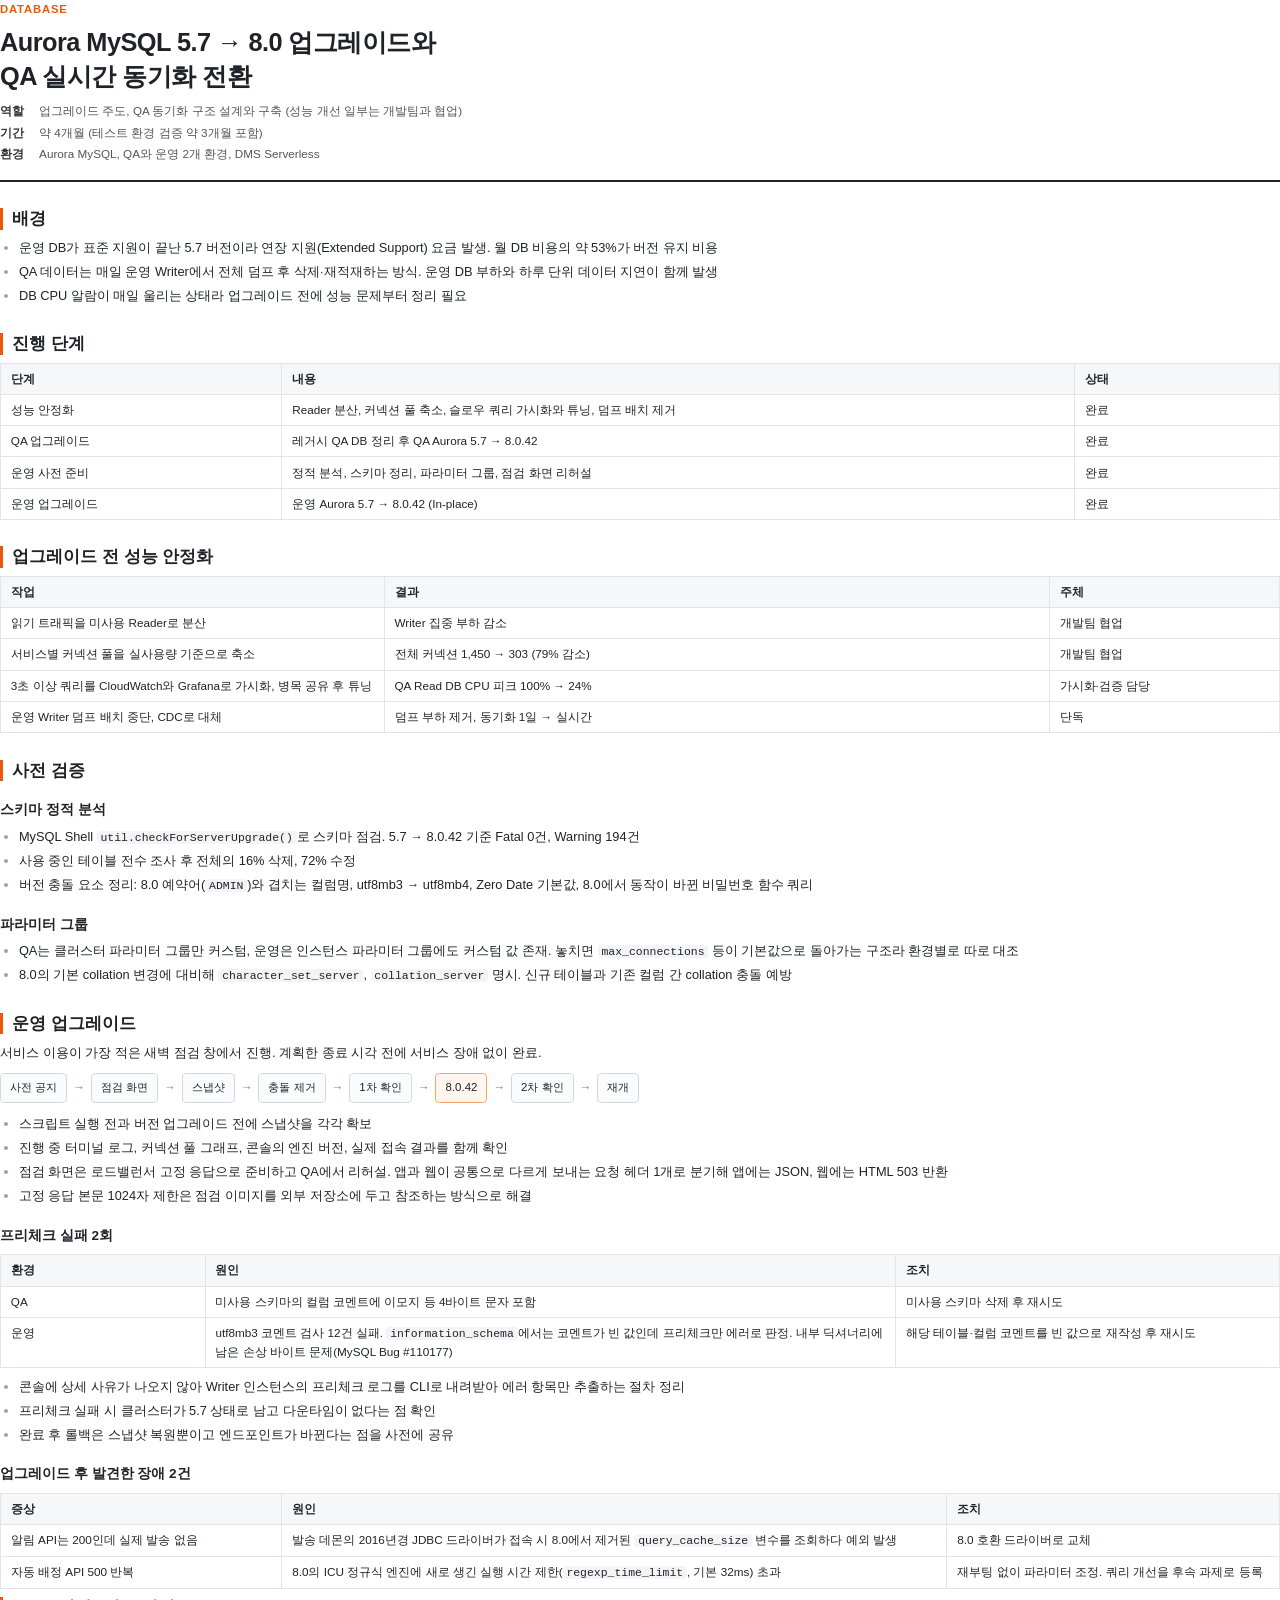
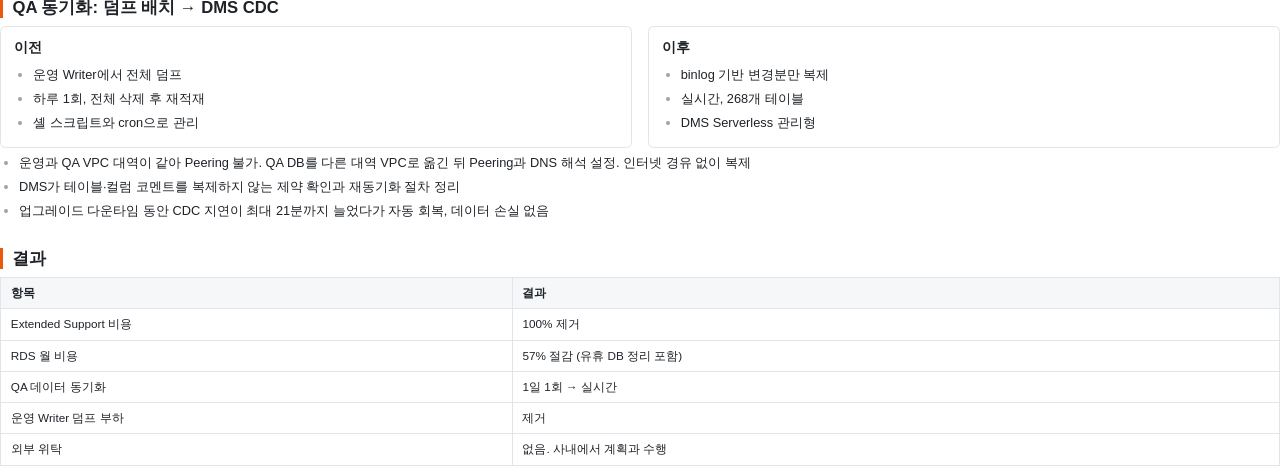
<file: src/mysql-upgrade.html>
<!doctype html>
<html lang="ko">
<head>
<meta charset="utf-8">
<title>Aurora MySQL 5.7 → 8.0 업그레이드</title>
<link rel="stylesheet" href="doc.css">
</head>
<body>

<header>
  <div class="kind">DATABASE</div>
  <h1>Aurora MySQL 5.7 → 8.0 업그레이드와<br>QA 실시간 동기화 전환</h1>
  <dl>
    <dt>역할</dt><dd>업그레이드 주도, QA 동기화 구조 설계와 구축 (성능 개선 일부는 개발팀과 협업)</dd>
    <dt>기간</dt><dd>약 4개월 (테스트 환경 검증 약 3개월 포함)</dd>
    <dt>환경</dt><dd>Aurora MySQL, QA와 운영 2개 환경, DMS Serverless</dd>
  </dl>
</header>

<h2>배경</h2>
<ul>
  <li>운영 DB가 표준 지원이 끝난 5.7 버전이라 연장 지원(Extended Support) 요금 발생. 월 DB 비용의 약 53%가 버전 유지 비용</li>
  <li>QA 데이터는 매일 운영 Writer에서 전체 덤프 후 삭제·재적재하는 방식. 운영 DB 부하와 하루 단위 데이터 지연이 함께 발생</li>
  <li>DB CPU 알람이 매일 울리는 상태라 업그레이드 전에 성능 문제부터 정리 필요</li>
</ul>

<h2>진행 단계</h2>
<table>
  <tr><th style="width:22%">단계</th><th>내용</th><th style="width:16%">상태</th></tr>
  <tr><td>성능 안정화</td><td>Reader 분산, 커넥션 풀 축소, 슬로우 쿼리 가시화와 튜닝, 덤프 배치 제거</td><td>완료</td></tr>
  <tr><td>QA 업그레이드</td><td>레거시 QA DB 정리 후 QA Aurora 5.7 → 8.0.42</td><td>완료</td></tr>
  <tr><td>운영 사전 준비</td><td>정적 분석, 스키마 정리, 파라미터 그룹, 점검 화면 리허설</td><td>완료</td></tr>
  <tr><td>운영 업그레이드</td><td>운영 Aurora 5.7 → 8.0.42 (In-place)</td><td>완료</td></tr>
</table>

<h2>업그레이드 전 성능 안정화</h2>
<table>
  <tr><th style="width:30%">작업</th><th>결과</th><th style="width:18%">주체</th></tr>
  <tr><td>읽기 트래픽을 미사용 Reader로 분산</td><td>Writer 집중 부하 감소</td><td>개발팀 협업</td></tr>
  <tr><td>서비스별 커넥션 풀을 실사용량 기준으로 축소</td><td>전체 커넥션 1,450 → 303 (79% 감소)</td><td>개발팀 협업</td></tr>
  <tr><td>3초 이상 쿼리를 CloudWatch와 Grafana로 가시화, 병목 공유 후 튜닝</td><td>QA Read DB CPU 피크 100% → 24%</td><td>가시화·검증 담당</td></tr>
  <tr><td>운영 Writer 덤프 배치 중단, CDC로 대체</td><td>덤프 부하 제거, 동기화 1일 → 실시간</td><td>단독</td></tr>
</table>

<h2>사전 검증</h2>
<h3>스키마 정적 분석</h3>
<ul>
  <li>MySQL Shell <code>util.checkForServerUpgrade()</code>로 스키마 점검. 5.7 → 8.0.42 기준 Fatal 0건, Warning 194건</li>
  <li>사용 중인 테이블 전수 조사 후 전체의 16% 삭제, 72% 수정</li>
  <li>버전 충돌 요소 정리: 8.0 예약어(<code>ADMIN</code>)와 겹치는 컬럼명, utf8mb3 → utf8mb4, Zero Date 기본값, 8.0에서 동작이 바뀐 비밀번호 함수 쿼리</li>
</ul>
<h3>파라미터 그룹</h3>
<ul>
  <li>QA는 클러스터 파라미터 그룹만 커스텀, 운영은 인스턴스 파라미터 그룹에도 커스텀 값 존재. 놓치면 <code>max_connections</code> 등이 기본값으로 돌아가는 구조라 환경별로 따로 대조</li>
  <li>8.0의 기본 collation 변경에 대비해 <code>character_set_server</code>, <code>collation_server</code> 명시. 신규 테이블과 기존 컬럼 간 collation 충돌 예방</li>
</ul>

<h2>운영 업그레이드</h2>
<p>서비스 이용이 가장 적은 새벽 점검 창에서 진행. 계획한 종료 시각 전에 서비스 장애 없이 완료.</p>
<div class="flow">
  <span>사전 공지</span><i>→</i><span>점검 화면</span><i>→</i><span>스냅샷</span><i>→</i><span>충돌 제거</span><i>→</i><span>1차 확인</span><i>→</i><span class="hl">8.0.42</span><i>→</i><span>2차 확인</span><i>→</i><span>재개</span>
</div>
<ul>
  <li>스크립트 실행 전과 버전 업그레이드 전에 스냅샷을 각각 확보</li>
  <li>진행 중 터미널 로그, 커넥션 풀 그래프, 콘솔의 엔진 버전, 실제 접속 결과를 함께 확인</li>
  <li>점검 화면은 로드밸런서 고정 응답으로 준비하고 QA에서 리허설. 앱과 웹이 공통으로 다르게 보내는 요청 헤더 1개로 분기해 앱에는 JSON, 웹에는 HTML 503 반환</li>
  <li>고정 응답 본문 1024자 제한은 점검 이미지를 외부 저장소에 두고 참조하는 방식으로 해결</li>
</ul>

<h3>프리체크 실패 2회</h3>
<table>
  <tr><th style="width:16%">환경</th><th>원인</th><th style="width:30%">조치</th></tr>
  <tr><td>QA</td><td>미사용 스키마의 컬럼 코멘트에 이모지 등 4바이트 문자 포함</td><td>미사용 스키마 삭제 후 재시도</td></tr>
  <tr><td>운영</td><td>utf8mb3 코멘트 검사 12건 실패. <code>information_schema</code>에서는 코멘트가 빈 값인데 프리체크만 에러로 판정. 내부 딕셔너리에 남은 손상 바이트 문제(MySQL Bug #110177)</td><td>해당 테이블·컬럼 코멘트를 빈 값으로 재작성 후 재시도</td></tr>
</table>
<ul>
  <li>콘솔에 상세 사유가 나오지 않아 Writer 인스턴스의 프리체크 로그를 CLI로 내려받아 에러 항목만 추출하는 절차 정리</li>
  <li>프리체크 실패 시 클러스터가 5.7 상태로 남고 다운타임이 없다는 점 확인</li>
  <li>완료 후 롤백은 스냅샷 복원뿐이고 엔드포인트가 바뀐다는 점을 사전에 공유</li>
</ul>

<h3>업그레이드 후 발견한 장애 2건</h3>
<table>
  <tr><th style="width:22%">증상</th><th>원인</th><th style="width:26%">조치</th></tr>
  <tr><td>알림 API는 200인데 실제 발송 없음</td><td>발송 데몬의 2016년경 JDBC 드라이버가 접속 시 8.0에서 제거된 <code>query_cache_size</code> 변수를 조회하다 예외 발생</td><td>8.0 호환 드라이버로 교체</td></tr>
  <tr><td>자동 배정 API 500 반복</td><td>8.0의 ICU 정규식 엔진에 새로 생긴 실행 시간 제한(<code>regexp_time_limit</code>, 기본 32ms) 초과</td><td>재부팅 없이 파라미터 조정. 쿼리 개선을 후속 과제로 등록</td></tr>
</table>

<h2 class="pb">QA 동기화: 덤프 배치 → DMS CDC</h2>
<div class="cols">
  <div>
    <h3>이전</h3>
    <ul>
      <li>운영 Writer에서 전체 덤프</li>
      <li>하루 1회, 전체 삭제 후 재적재</li>
      <li>셸 스크립트와 cron으로 관리</li>
    </ul>
  </div>
  <div>
    <h3>이후</h3>
    <ul>
      <li>binlog 기반 변경분만 복제</li>
      <li>실시간, 268개 테이블</li>
      <li>DMS Serverless 관리형</li>
    </ul>
  </div>
</div>
<ul>
  <li>운영과 QA VPC 대역이 같아 Peering 불가. QA DB를 다른 대역 VPC로 옮긴 뒤 Peering과 DNS 해석 설정. 인터넷 경유 없이 복제</li>
  <li>DMS가 테이블·컬럼 코멘트를 복제하지 않는 제약 확인과 재동기화 절차 정리</li>
  <li>업그레이드 다운타임 동안 CDC 지연이 최대 21분까지 늘었다가 자동 회복, 데이터 손실 없음</li>
</ul>

<h2>결과</h2>
<table>
  <tr><th style="width:40%">항목</th><th>결과</th></tr>
  <tr><td>Extended Support 비용</td><td>100% 제거</td></tr>
  <tr><td>RDS 월 비용</td><td>57% 절감 (유휴 DB 정리 포함)</td></tr>
  <tr><td>QA 데이터 동기화</td><td>1일 1회 → 실시간</td></tr>
  <tr><td>운영 Writer 덤프 부하</td><td>제거</td></tr>
  <tr><td>외부 위탁</td><td>없음. 사내에서 계획과 수행</td></tr>
</table>

</body>
</html>
</file>
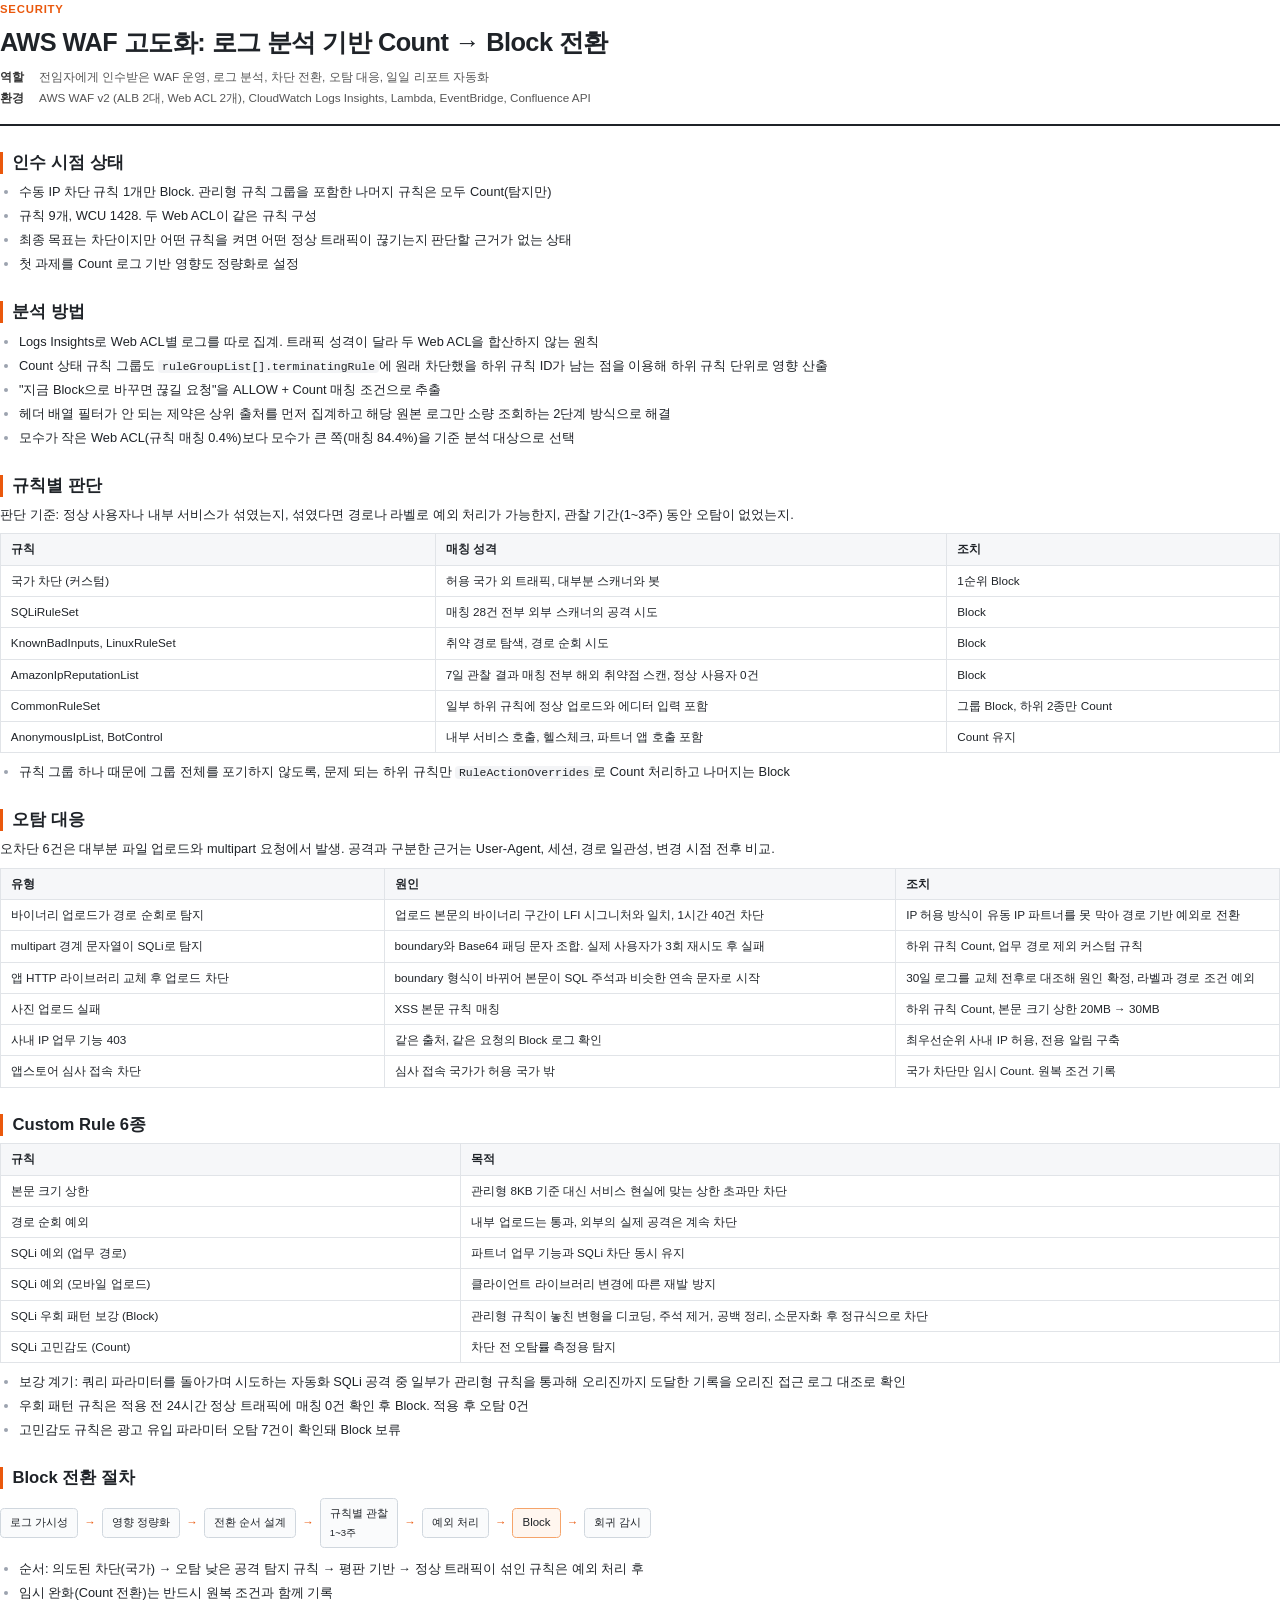
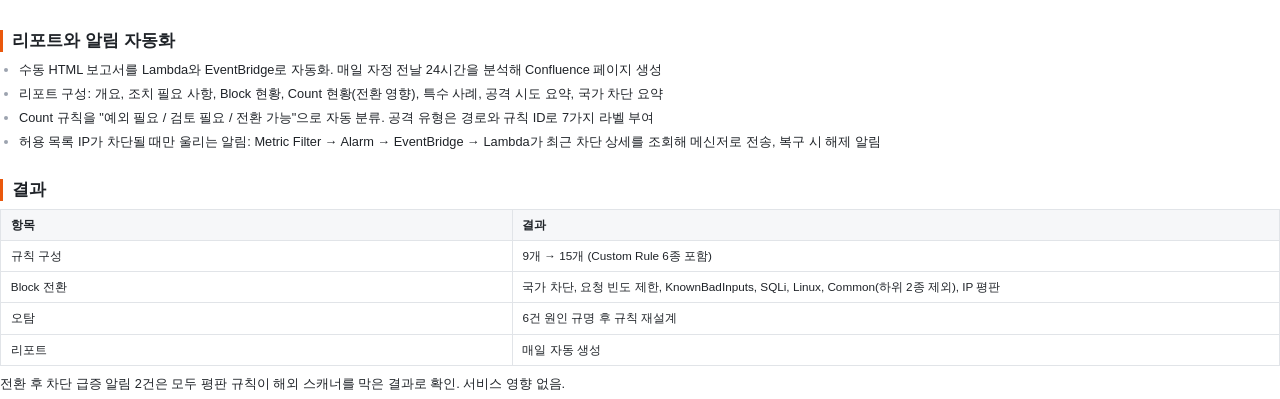
<file: src/waf.html>
<!doctype html>
<html lang="ko">
<head>
<meta charset="utf-8">
<title>AWS WAF 고도화</title>
<link rel="stylesheet" href="doc.css">
</head>
<body>

<header>
  <div class="kind">SECURITY</div>
  <h1>AWS WAF 고도화: 로그 분석 기반 Count → Block 전환</h1>
  <dl>
    <dt>역할</dt><dd>전임자에게 인수받은 WAF 운영, 로그 분석, 차단 전환, 오탐 대응, 일일 리포트 자동화</dd>
    <dt>환경</dt><dd>AWS WAF v2 (ALB 2대, Web ACL 2개), CloudWatch Logs Insights, Lambda, EventBridge, Confluence API</dd>
  </dl>
</header>

<h2>인수 시점 상태</h2>
<ul>
  <li>수동 IP 차단 규칙 1개만 Block. 관리형 규칙 그룹을 포함한 나머지 규칙은 모두 Count(탐지만)</li>
  <li>규칙 9개, WCU 1428. 두 Web ACL이 같은 규칙 구성</li>
  <li>최종 목표는 차단이지만 어떤 규칙을 켜면 어떤 정상 트래픽이 끊기는지 판단할 근거가 없는 상태</li>
  <li>첫 과제를 Count 로그 기반 영향도 정량화로 설정</li>
</ul>

<h2>분석 방법</h2>
<ul>
  <li>Logs Insights로 Web ACL별 로그를 따로 집계. 트래픽 성격이 달라 두 Web ACL을 합산하지 않는 원칙</li>
  <li>Count 상태 규칙 그룹도 <code>ruleGroupList[].terminatingRule</code>에 원래 차단했을 하위 규칙 ID가 남는 점을 이용해 하위 규칙 단위로 영향 산출</li>
  <li>"지금 Block으로 바꾸면 끊길 요청"을 ALLOW + Count 매칭 조건으로 추출</li>
  <li>헤더 배열 필터가 안 되는 제약은 상위 출처를 먼저 집계하고 해당 원본 로그만 소량 조회하는 2단계 방식으로 해결</li>
  <li>모수가 작은 Web ACL(규칙 매칭 0.4%)보다 모수가 큰 쪽(매칭 84.4%)을 기준 분석 대상으로 선택</li>
</ul>

<h2>규칙별 판단</h2>
<p>판단 기준: 정상 사용자나 내부 서비스가 섞였는지, 섞였다면 경로나 라벨로 예외 처리가 가능한지, 관찰 기간(1~3주) 동안 오탐이 없었는지.</p>
<table>
  <tr><th style="width:34%">규칙</th><th>매칭 성격</th><th style="width:26%">조치</th></tr>
  <tr><td>국가 차단 (커스텀)</td><td>허용 국가 외 트래픽, 대부분 스캐너와 봇</td><td>1순위 Block</td></tr>
  <tr><td>SQLiRuleSet</td><td>매칭 28건 전부 외부 스캐너의 공격 시도</td><td>Block</td></tr>
  <tr><td>KnownBadInputs, LinuxRuleSet</td><td>취약 경로 탐색, 경로 순회 시도</td><td>Block</td></tr>
  <tr><td>AmazonIpReputationList</td><td>7일 관찰 결과 매칭 전부 해외 취약점 스캔, 정상 사용자 0건</td><td>Block</td></tr>
  <tr><td>CommonRuleSet</td><td>일부 하위 규칙에 정상 업로드와 에디터 입력 포함</td><td>그룹 Block, 하위 2종만 Count</td></tr>
  <tr><td>AnonymousIpList, BotControl</td><td>내부 서비스 호출, 헬스체크, 파트너 앱 호출 포함</td><td>Count 유지</td></tr>
</table>
<ul>
  <li>규칙 그룹 하나 때문에 그룹 전체를 포기하지 않도록, 문제 되는 하위 규칙만 <code>RuleActionOverrides</code>로 Count 처리하고 나머지는 Block</li>
</ul>

<h2>오탐 대응</h2>
<p>오차단 6건은 대부분 파일 업로드와 multipart 요청에서 발생. 공격과 구분한 근거는 User-Agent, 세션, 경로 일관성, 변경 시점 전후 비교.</p>
<table>
  <tr><th style="width:30%">유형</th><th>원인</th><th style="width:30%">조치</th></tr>
  <tr><td>바이너리 업로드가 경로 순회로 탐지</td><td>업로드 본문의 바이너리 구간이 LFI 시그니처와 일치, 1시간 40건 차단</td><td>IP 허용 방식이 유동 IP 파트너를 못 막아 경로 기반 예외로 전환</td></tr>
  <tr><td>multipart 경계 문자열이 SQLi로 탐지</td><td>boundary와 Base64 패딩 문자 조합. 실제 사용자가 3회 재시도 후 실패</td><td>하위 규칙 Count, 업무 경로 제외 커스텀 규칙</td></tr>
  <tr><td>앱 HTTP 라이브러리 교체 후 업로드 차단</td><td>boundary 형식이 바뀌어 본문이 SQL 주석과 비슷한 연속 문자로 시작</td><td>30일 로그를 교체 전후로 대조해 원인 확정, 라벨과 경로 조건 예외</td></tr>
  <tr><td>사진 업로드 실패</td><td>XSS 본문 규칙 매칭</td><td>하위 규칙 Count, 본문 크기 상한 20MB → 30MB</td></tr>
  <tr><td>사내 IP 업무 기능 403</td><td>같은 출처, 같은 요청의 Block 로그 확인</td><td>최우선순위 사내 IP 허용, 전용 알림 구축</td></tr>
  <tr><td>앱스토어 심사 접속 차단</td><td>심사 접속 국가가 허용 국가 밖</td><td>국가 차단만 임시 Count. 원복 조건 기록</td></tr>
</table>

<h2>Custom Rule 6종</h2>
<table>
  <tr><th style="width:36%">규칙</th><th>목적</th></tr>
  <tr><td>본문 크기 상한</td><td>관리형 8KB 기준 대신 서비스 현실에 맞는 상한 초과만 차단</td></tr>
  <tr><td>경로 순회 예외</td><td>내부 업로드는 통과, 외부의 실제 공격은 계속 차단</td></tr>
  <tr><td>SQLi 예외 (업무 경로)</td><td>파트너 업무 기능과 SQLi 차단 동시 유지</td></tr>
  <tr><td>SQLi 예외 (모바일 업로드)</td><td>클라이언트 라이브러리 변경에 따른 재발 방지</td></tr>
  <tr><td>SQLi 우회 패턴 보강 (Block)</td><td>관리형 규칙이 놓친 변형을 디코딩, 주석 제거, 공백 정리, 소문자화 후 정규식으로 차단</td></tr>
  <tr><td>SQLi 고민감도 (Count)</td><td>차단 전 오탐률 측정용 탐지</td></tr>
</table>
<ul>
  <li>보강 계기: 쿼리 파라미터를 돌아가며 시도하는 자동화 SQLi 공격 중 일부가 관리형 규칙을 통과해 오리진까지 도달한 기록을 오리진 접근 로그 대조로 확인</li>
  <li>우회 패턴 규칙은 적용 전 24시간 정상 트래픽에 매칭 0건 확인 후 Block. 적용 후 오탐 0건</li>
  <li>고민감도 규칙은 광고 유입 파라미터 오탐 7건이 확인돼 Block 보류</li>
</ul>

<h2>Block 전환 절차</h2>
<div class="flow">
  <span>로그 가시성</span><i>→</i><span>영향 정량화</span><i>→</i><span>전환 순서 설계</span><i>→</i><span>규칙별 관찰<br><small>1~3주</small></span><i>→</i><span>예외 처리</span><i>→</i><span class="hl">Block</span><i>→</i><span>회귀 감시</span>
</div>
<ul>
  <li>순서: 의도된 차단(국가) → 오탐 낮은 공격 탐지 규칙 → 평판 기반 → 정상 트래픽이 섞인 규칙은 예외 처리 후</li>
  <li>임시 완화(Count 전환)는 반드시 원복 조건과 함께 기록</li>
</ul>

<h2>리포트와 알림 자동화</h2>
<ul>
  <li>수동 HTML 보고서를 Lambda와 EventBridge로 자동화. 매일 자정 전날 24시간을 분석해 Confluence 페이지 생성</li>
  <li>리포트 구성: 개요, 조치 필요 사항, Block 현황, Count 현황(전환 영향), 특수 사례, 공격 시도 요약, 국가 차단 요약</li>
  <li>Count 규칙을 "예외 필요 / 검토 필요 / 전환 가능"으로 자동 분류. 공격 유형은 경로와 규칙 ID로 7가지 라벨 부여</li>
  <li>허용 목록 IP가 차단될 때만 울리는 알림: Metric Filter → Alarm → EventBridge → Lambda가 최근 차단 상세를 조회해 메신저로 전송, 복구 시 해제 알림</li>
</ul>

<h2>결과</h2>
<table>
  <tr><th style="width:40%">항목</th><th>결과</th></tr>
  <tr><td>규칙 구성</td><td>9개 → 15개 (Custom Rule 6종 포함)</td></tr>
  <tr><td>Block 전환</td><td>국가 차단, 요청 빈도 제한, KnownBadInputs, SQLi, Linux, Common(하위 2종 제외), IP 평판</td></tr>
  <tr><td>오탐</td><td>6건 원인 규명 후 규칙 재설계</td></tr>
  <tr><td>리포트</td><td>매일 자동 생성</td></tr>
</table>
<p>전환 후 차단 급증 알림 2건은 모두 평판 규칙이 해외 스캐너를 막은 결과로 확인. 서비스 영향 없음.</p>

</body>
</html>
</file>
<file: src/doc.css>
/* 공개 문서 공용 스타일 (src/*.html → site/docs/*.pdf) */
@page { size: A4; margin: 16mm 18mm 16mm; }
* { box-sizing: border-box; margin: 0; padding: 0; }
body { font-family: "Apple SD Gothic Neo", "Helvetica Neue", sans-serif; color: #1f2328; word-break: keep-all; font-size: 9.6pt; line-height: 1.7; }
code { font-family: "SF Mono", Menlo, monospace; font-size: 8.6pt; background: #f3f4f6; padding: 0 1mm; border-radius: 1mm; }

header { border-bottom: 2px solid #1f2328; padding-bottom: 4mm; margin-bottom: 2mm; }
header .kind { font-size: 8.5pt; font-weight: 700; color: #ea580c; letter-spacing: 0.6pt; }
header h1 { font-size: 19pt; font-weight: 800; letter-spacing: -0.4pt; margin: 1.5mm 0 2mm; line-height: 1.35; }
header dl { display: grid; grid-template-columns: auto 1fr; gap: 0.5mm 4mm; font-size: 8.8pt; color: #555; }
header dt { font-weight: 700; color: #333; }

h2 { font-size: 12.5pt; font-weight: 800; margin: 7mm 0 2mm; padding-left: 2.5mm; border-left: 3px solid #ea580c; line-height: 1.3; break-after: avoid; }
h3 { font-size: 10.2pt; font-weight: 700; margin: 4.5mm 0 1.2mm; break-after: avoid; }
p { margin: 1mm 0; }
ul, ol { padding-left: 5mm; margin: 1mm 0; }
li { margin: 0.6mm 0; }
li::marker { color: #9ca3af; }

table { width: 100%; border-collapse: collapse; margin: 2mm 0; font-size: 8.8pt; line-height: 1.55; break-inside: avoid; }
th, td { border: 1px solid #e1e4e8; padding: 1.6mm 2.6mm; text-align: left; vertical-align: top; }
th { background: #f6f7f9; font-weight: 700; }
td.num { white-space: nowrap; }

/* 흐름도: 상자와 화살표만 */
.flow { display: flex; flex-wrap: wrap; align-items: center; gap: 1.6mm; margin: 2.5mm 0; font-size: 8.6pt; break-inside: avoid; }
.flow span { border: 1px solid #d0d7de; border-radius: 1.2mm; padding: 1.2mm 2.4mm; background: #fafbfc; }
.flow span.hl { border-color: #f5a46a; background: #fff6ef; }
.flow i { font-style: normal; color: #ea580c; font-weight: 700; }
.flow-label { font-size: 8.4pt; color: #666; margin-top: 2mm; }

.cols { display: grid; grid-template-columns: 1fr 1fr; gap: 4mm; break-inside: avoid; }
.cols > div { border: 1px solid #e1e4e8; border-radius: 1.5mm; padding: 2.5mm 3.5mm; }
.cols h3 { margin-top: 0; }

.section { break-inside: avoid; }
h2.pb { break-before: page; margin-top: 0; }
</file>
